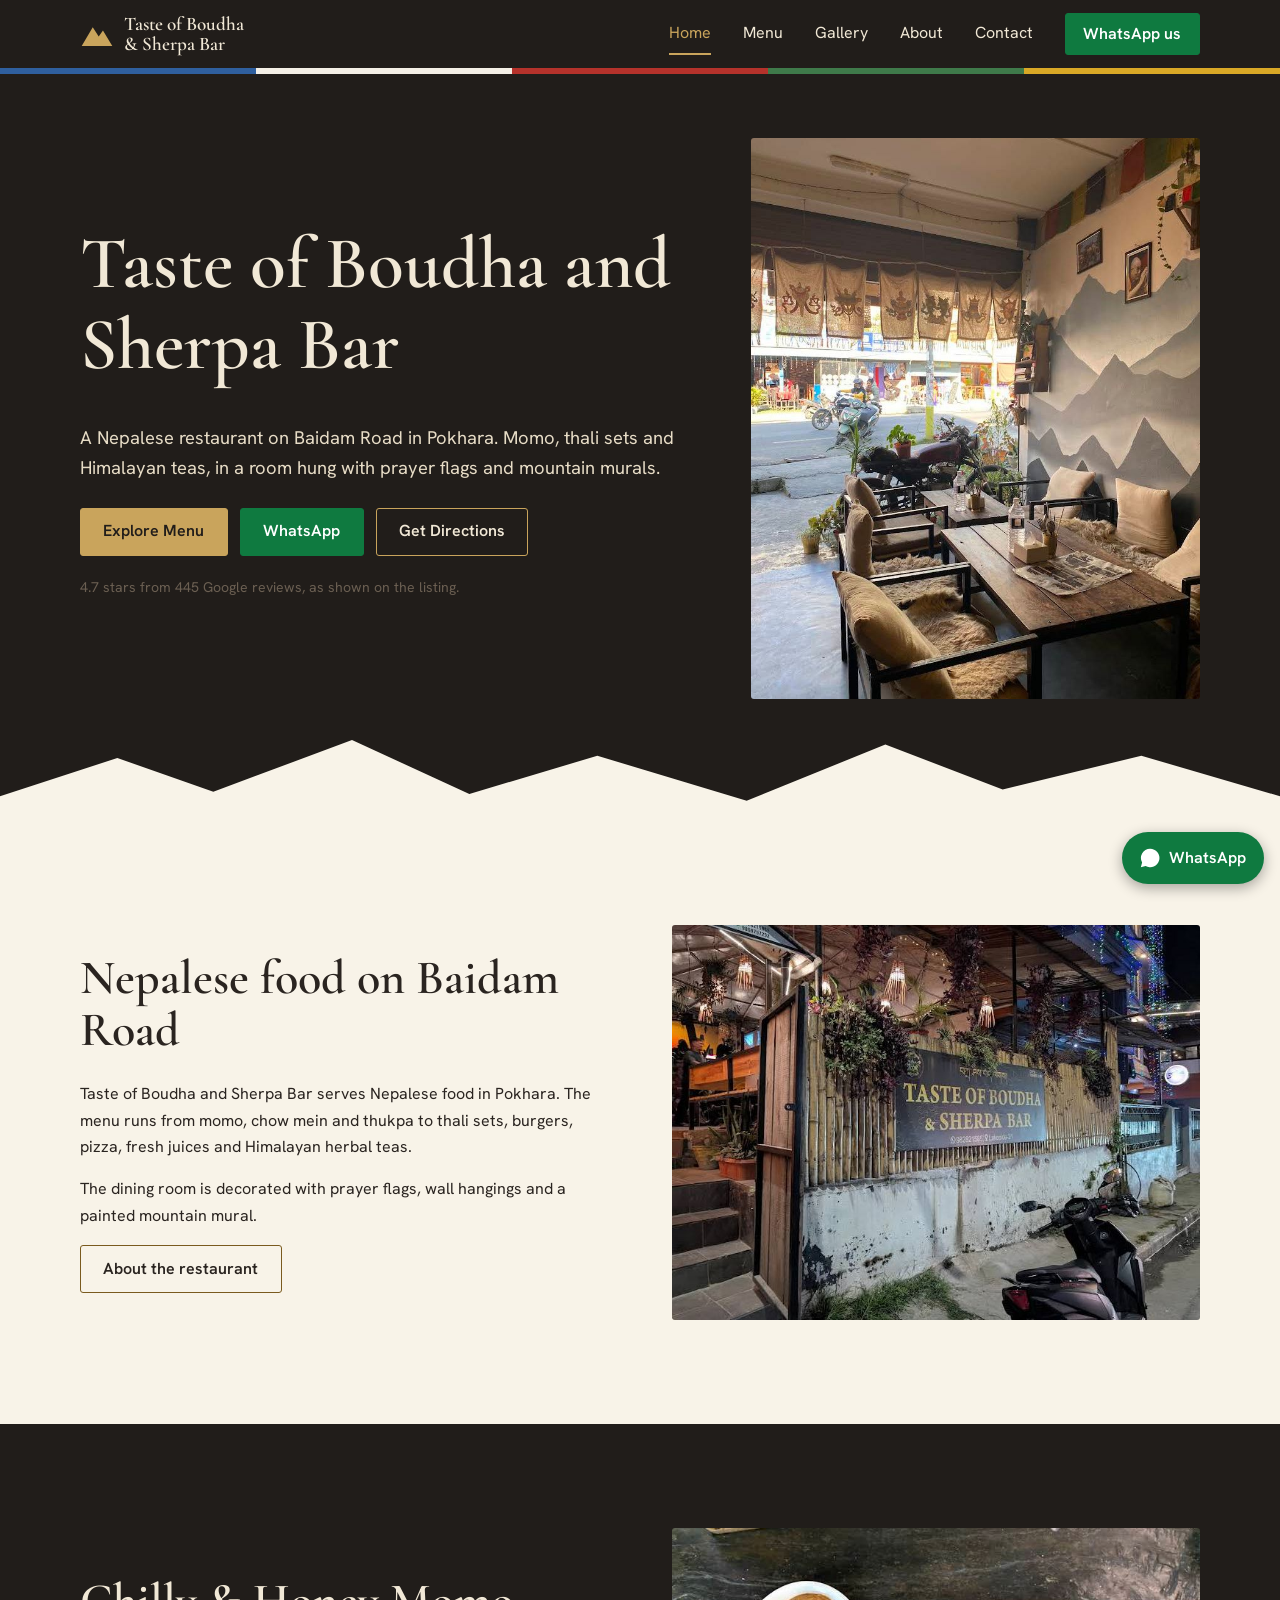
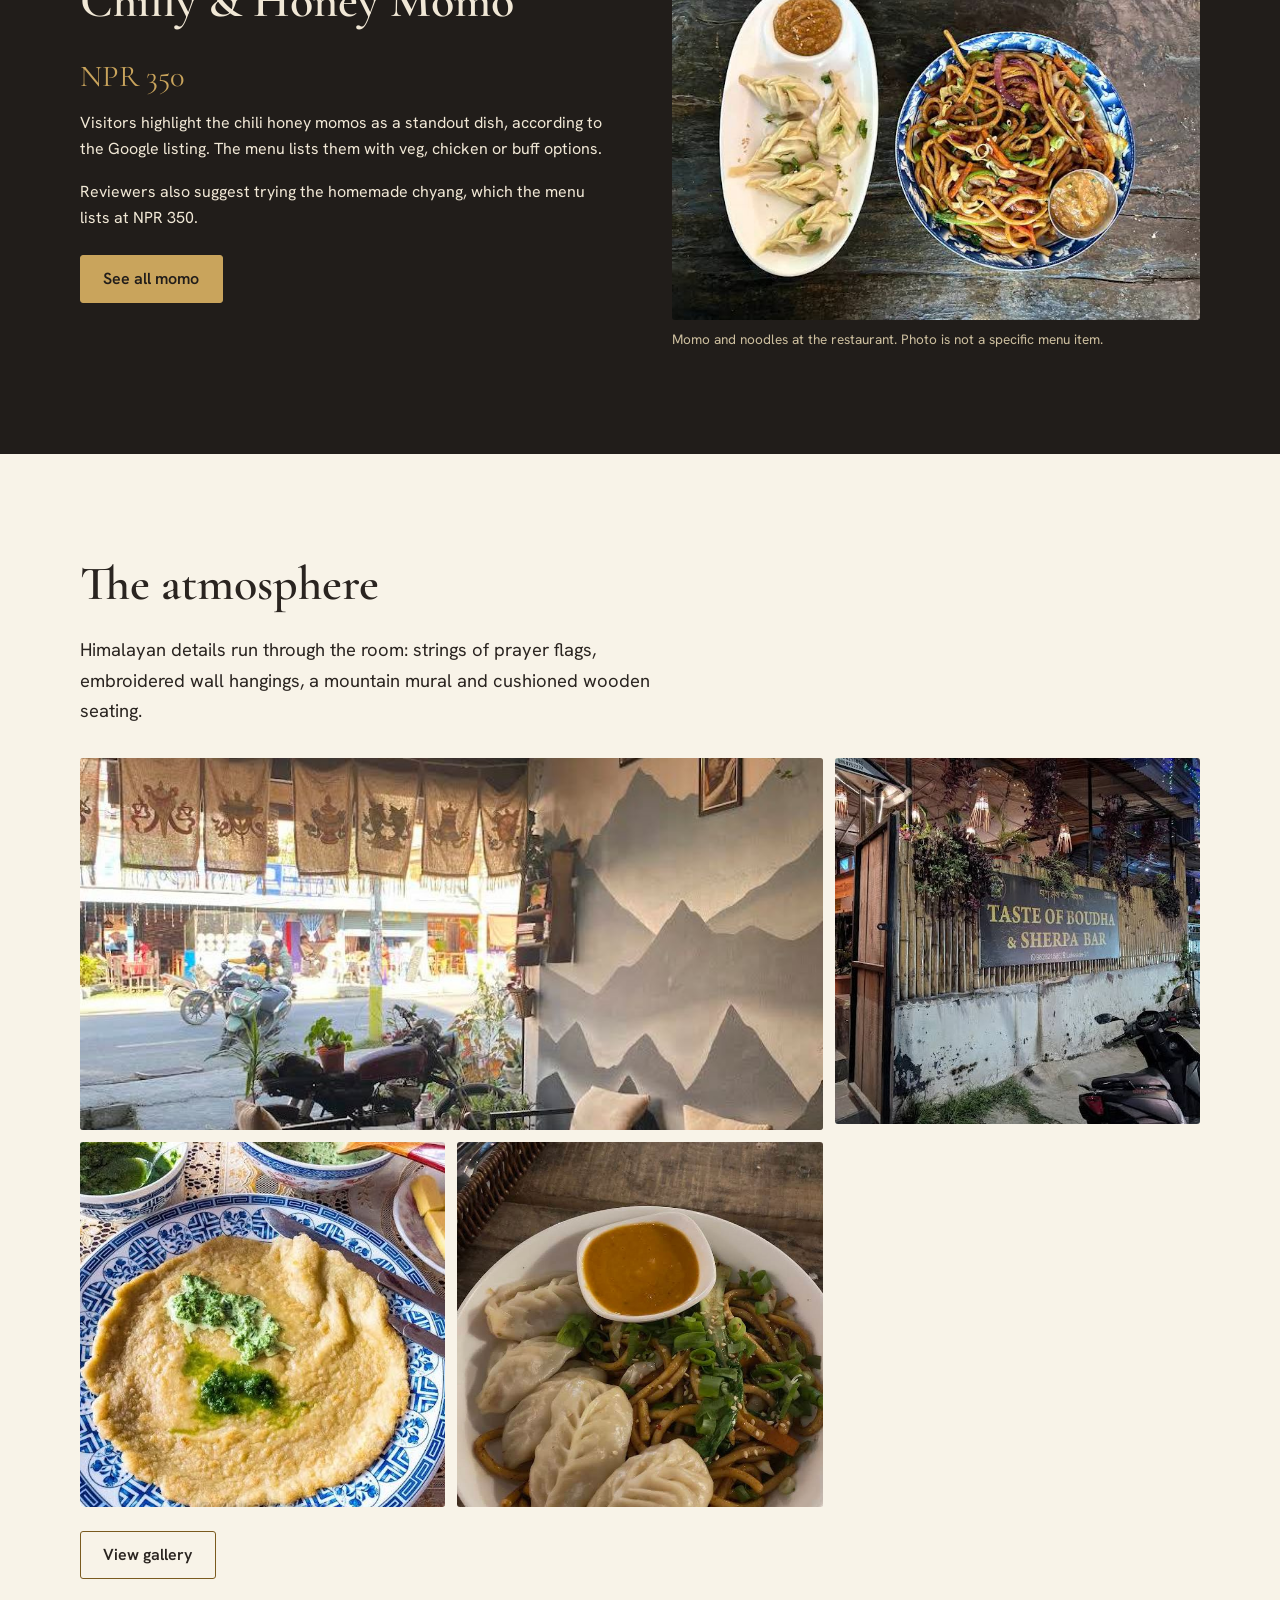
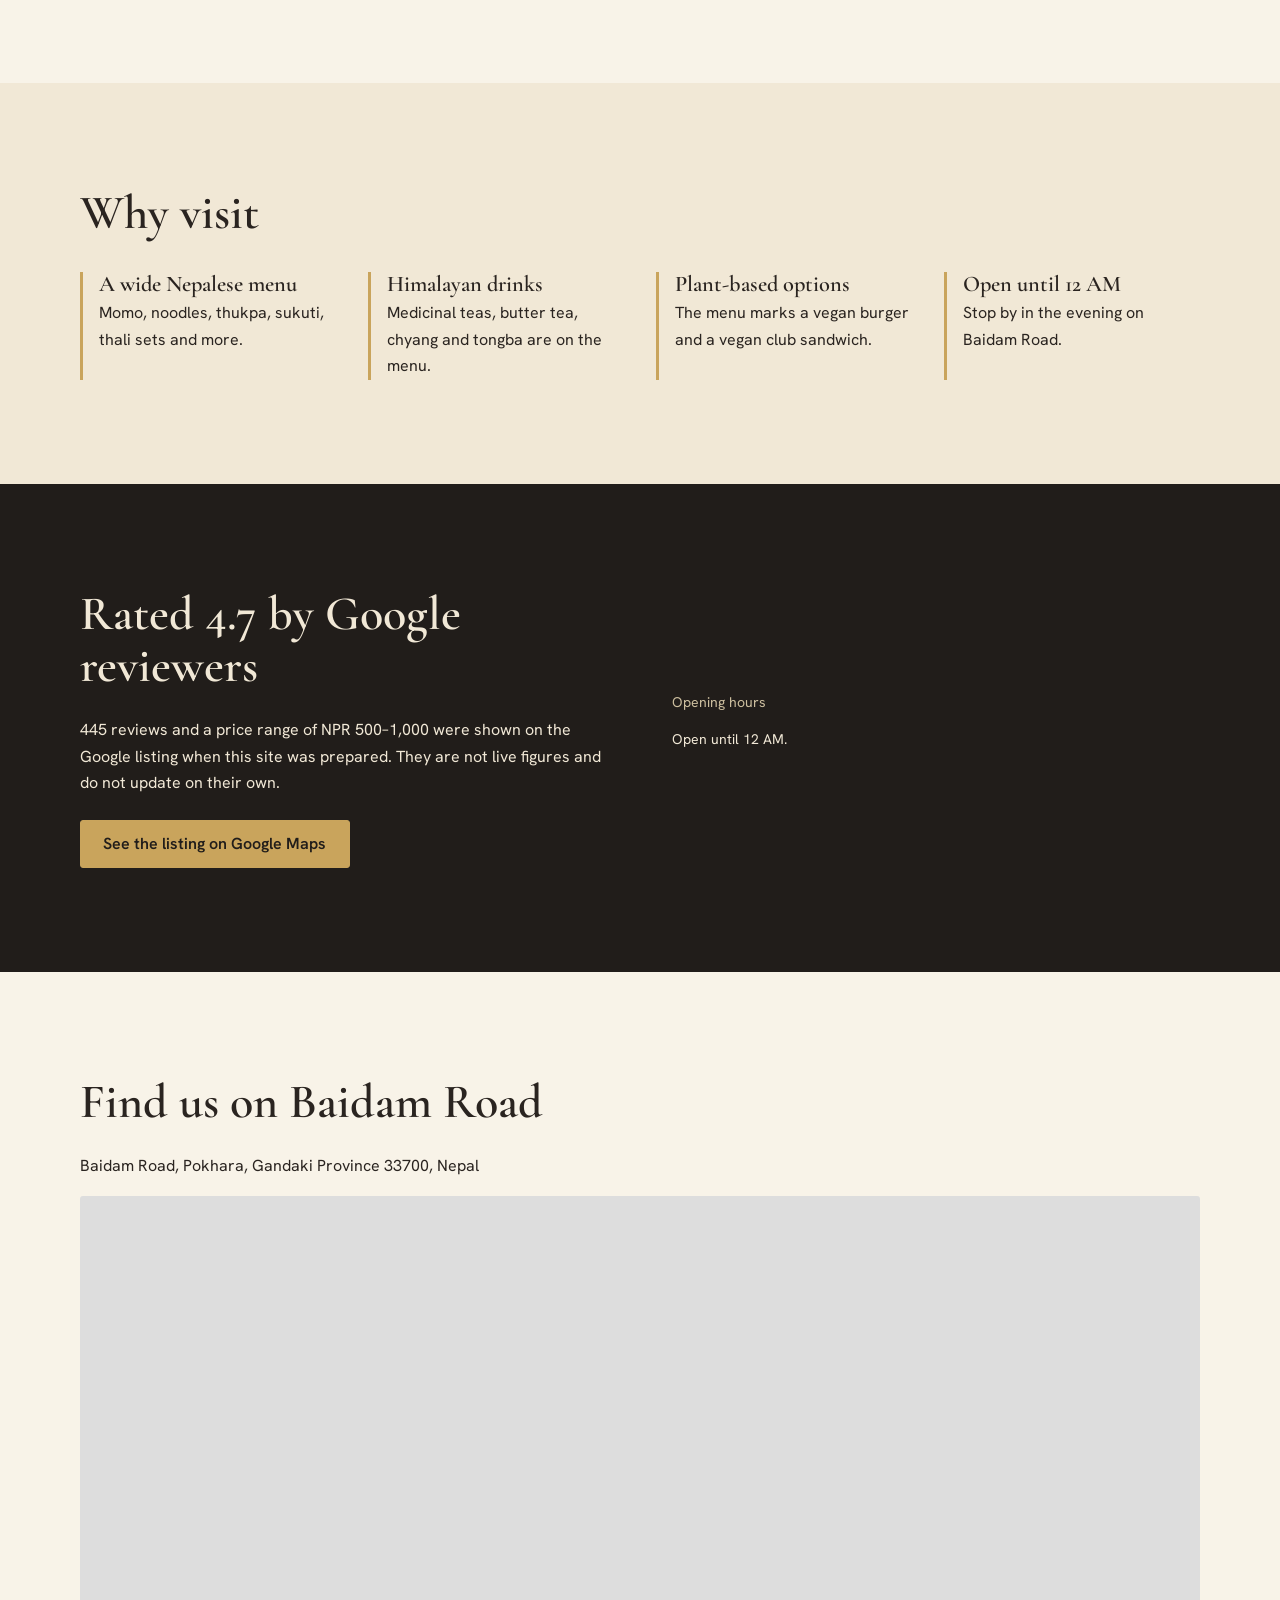
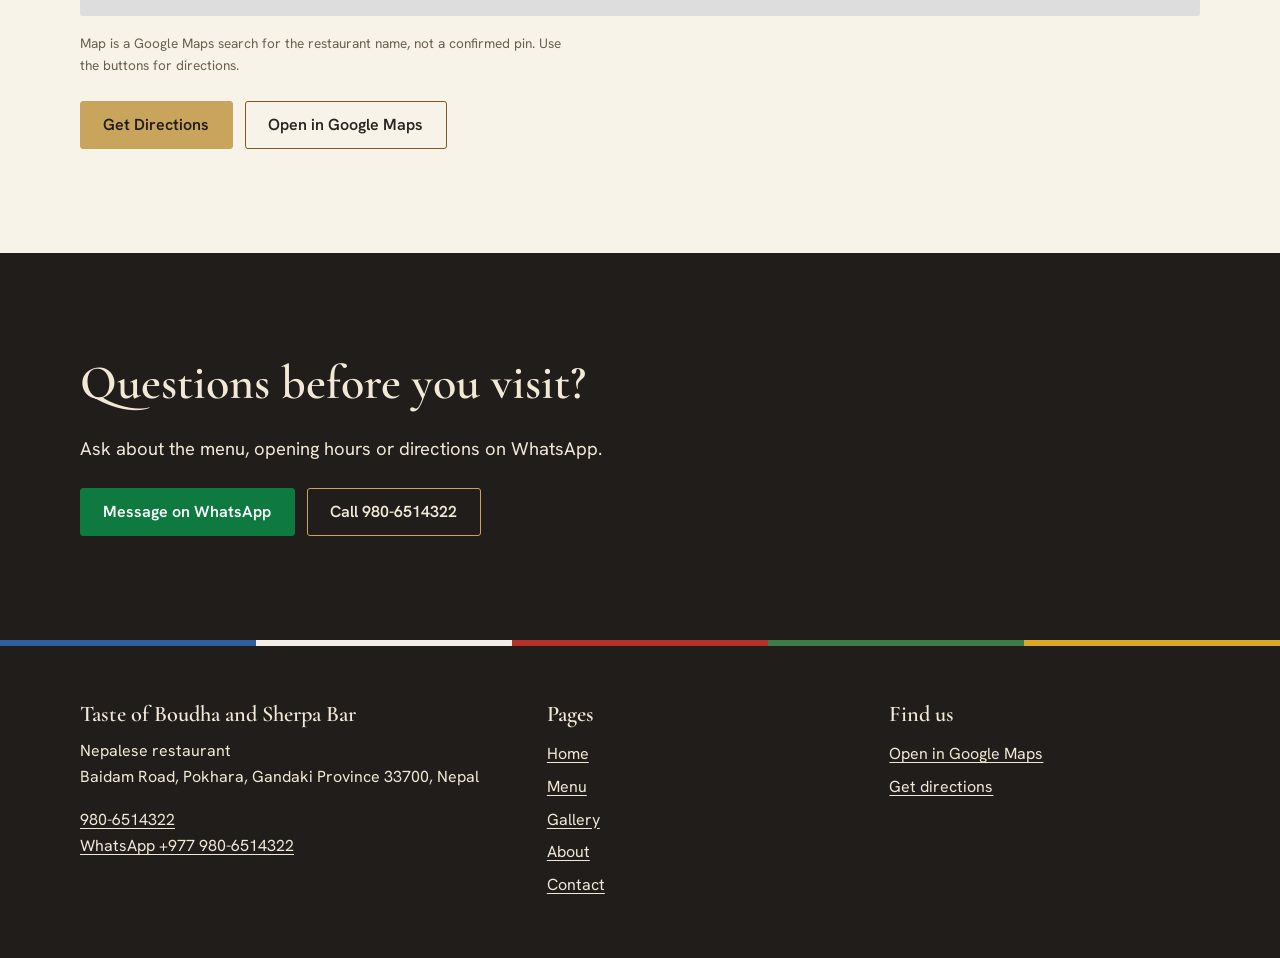
<file: index.html>
<!DOCTYPE html>
<html lang="en">
<head>
<meta charset="utf-8">
<meta name="viewport" content="width=device-width, initial-scale=1">
<title>Taste of Boudha and Sherpa Bar | Nepalese Restaurant in Pokhara, Baidam Road</title>
<meta name="description" content="Nepalese restaurant on Baidam Road, Pokhara. Momo, thali, Himalayan teas and a room of prayer flags and mountain murals. Menu, photos, directions and WhatsApp.">
<meta property="og:title" content="Taste of Boudha and Sherpa Bar | Nepalese Restaurant in Pokhara, Baidam Road">
<meta property="og:description" content="Nepalese restaurant on Baidam Road, Pokhara. Momo, thali, Himalayan teas and a room of prayer flags and mountain murals. Menu, photos, directions and WhatsApp.">
<meta property="og:type" content="website">
<meta property="og:locale" content="en">
<meta name="theme-color" content="#211d1a">
<link rel="icon" href="data:image/svg+xml,%3Csvg xmlns='http://www.w3.org/2000/svg' viewBox='0 0 40 40'%3E%3Crect width='40' height='40' fill='%23211d1a'/%3E%3Cpath d='M4 33l11-19 7 11 5-8 9 16z' fill='%23c9a45c'/%3E%3C/svg%3E">
<link rel="preconnect" href="https://fonts.googleapis.com">
<link rel="preconnect" href="https://fonts.gstatic.com" crossorigin>
<link rel="stylesheet" href="https://fonts.googleapis.com/css2?family=Cormorant+Garamond:wght@600;700&family=Hanken+Grotesk:wght@400;600&display=swap">
<link rel="stylesheet" href="css/style.css">
<link rel="stylesheet" href="css/responsive.css">
<script>document.documentElement.className='js'</script>
<script type="application/ld+json">
{
 "@context": "https://schema.org",
 "@type": "Restaurant",
 "name": "Taste of Boudha and Sherpa Bar",
 "servesCuisine": "Nepalese",
 "telephone": "+977-980-6514322",
 "hasMap": "https://www.google.com/maps/search/?api=1&query=Taste+of+Boudha+and+Sherpa+Bar+Pokhara",
 "address": {
  "@type": "PostalAddress",
  "streetAddress": "Baidam Road",
  "addressLocality": "Pokhara",
  "addressRegion": "Gandaki Province",
  "postalCode": "33700",
  "addressCountry": "NP"
 }
}
</script>
</head>
<body>
<a class="skip" href="#main">Skip to content</a>
<header class="hd"><div class="wrap">
<a class="brand" href="index.html" aria-label="Taste of Boudha and Sherpa Bar, home"><svg viewBox="0 0 40 40" aria-hidden="true"><path d="M2 34L15 12l7 11 5-7 11 18z" fill="#c9a45c"/></svg><span>Taste of Boudha<br>&amp; Sherpa Bar</span></a>
<button class="burger" aria-expanded="false" aria-controls="nav" aria-label="Open menu"><span></span><span></span><span></span></button>
<nav class="nav" id="nav" aria-label="Main">
<a class="l" href="index.html" aria-current="page">Home</a><a class="l" href="menu.html">Menu</a><a class="l" href="gallery.html">Gallery</a><a class="l" href="about.html">About</a><a class="l" href="contact.html">Contact</a><a class="btn btn-wa" href="https://wa.me/9779806514322?text=Hello%21%20I%20found%20your%20website%20and%20have%20a%20question%20about%20Taste%20of%20Boudha%20and%20Sherpa%20Bar." target="_blank" rel="noopener">WhatsApp us</a>
</nav></div></header>
<div class="flags" aria-hidden="true"></div>
<main id="main">
<section class="hero"><div class="wrap hero-grid"><div>
<h1>Taste of Boudha and Sherpa Bar</h1>
<p class="lead">A Nepalese restaurant on Baidam Road in Pokhara. Momo, thali sets and Himalayan teas, in a room hung with prayer flags and mountain murals.</p>
<div class="acts"><a class="btn btn-gold" href="menu.html">Explore Menu</a><a class="btn btn-wa" href="https://wa.me/9779806514322?text=Hello%21%20I%20found%20your%20website%20and%20have%20a%20question%20about%20Taste%20of%20Boudha%20and%20Sherpa%20Bar." target="_blank" rel="noopener">WhatsApp</a><a class="btn btn-line" href="https://www.google.com/maps/dir/?api=1&destination=Taste+of+Boudha+and+Sherpa+Bar+Pokhara" target="_blank" rel="noopener">Get Directions</a></div>
<p class="note" style="margin-top:1.25rem">4.7 stars from 445 Google reviews, as shown on the listing.</p></div>
<div class="hero-ph"><img src="images/restaurant/interior.jpg" width="718" height="962" alt="Painted mountain mural, prayer flags and wooden tables inside the restaurant" fetchpriority="high"></div></div><svg class="ridge" viewBox="0 0 1200 80" preserveAspectRatio="none" aria-hidden="true"><path fill="currentColor" d="M0 80V58L110 24l90 30L330 8l110 48L560 22l140 40L830 12l110 40 130-30 130 36v-6V80z"/></svg></section>

<section class="sec"><div class="wrap grid2">
<div class="reveal"><h2>Nepalese food on Baidam Road</h2>
<p>Taste of Boudha and Sherpa Bar serves Nepalese food in Pokhara. The menu runs from momo, chow mein and thukpa to thali sets, burgers, pizza, fresh juices and Himalayan herbal teas.</p>
<p>The dining room is decorated with prayer flags, wall hangings and a painted mountain mural.</p>
<a class="btn btn-line" style="color:var(--ink);border-color:var(--gold-d)" href="about.html">About the restaurant</a></div>
<figure class="frame reveal" style="margin:0"><img src="images/restaurant/storefront.jpg" width="718" height="537" alt="Storefront sign of Taste of Boudha and Sherpa Bar with hanging plants at night" loading="lazy"></figure></div></section>

<section class="sec dark"><div class="wrap grid2 rev">
<figure class="frame reveal" style="margin:0"><img src="images/food/momo-noodles.jpg" width="719" height="534" alt="Steamed momo with dipping sauce beside a bowl of stir-fried noodles" loading="lazy"><figcaption class="cap">Momo and noodles at the restaurant. Photo is not a specific menu item.</figcaption></figure>
<div class="reveal"><h2>Chilly &amp; Honey Momo</h2>
<p class="price">NPR 350</p>
<p>Visitors highlight the chili honey momos as a standout dish, according to the Google listing. The menu lists them with veg, chicken or buff options.</p>
<p>Reviewers also suggest trying the homemade chyang, which the menu lists at NPR 350.</p>
<div class="acts"><a class="btn btn-gold" href="menu.html#momo">See all momo</a></div></div></div></section>

<section class="sec"><div class="wrap">
<h2>The atmosphere</h2>
<p class="lead">Himalayan details run through the room: strings of prayer flags, embroidered wall hangings, a mountain mural and cushioned wooden seating.</p>
<div class="gg" style="margin:2rem 0 0">
<a class="g-item wide" href="gallery.html" aria-label="See the gallery"><img src="images/restaurant/interior.jpg" width="718" height="962" alt="Prayer flags and mountain mural inside the restaurant" loading="lazy" style="object-position:50% 40%"></a>
<a class="g-item" href="gallery.html" aria-label="See the gallery"><img src="images/restaurant/storefront.jpg" width="718" height="537" alt="Restaurant entrance with bamboo fence and sign" loading="lazy"></a>
<a class="g-item" href="gallery.html" aria-label="See the gallery"><img src="images/food/flatbread.jpg" width="718" height="525" alt="Flatbread topped with green herb sauce" loading="lazy"></a>
<a class="g-item" href="gallery.html" aria-label="See the gallery"><img src="images/food/momo-bowl.jpg" width="710" height="1046" alt="Steamed momo and noodles in a white bowl" loading="lazy"></a></div>
<div class="acts"><a class="btn btn-line" style="color:var(--ink);border-color:var(--gold-d)" href="gallery.html">View gallery</a></div></div></section>

<section class="sec cream"><div class="wrap"><h2>Why visit</h2>
<ul class="why">
<li class="reveal"><h3>A wide Nepalese menu</h3><p>Momo, noodles, thukpa, sukuti, thali sets and more.</p></li>
<li class="reveal"><h3>Himalayan drinks</h3><p>Medicinal teas, butter tea, chyang and tongba are on the menu.</p></li>
<li class="reveal"><h3>Plant-based options</h3><p>The menu marks a vegan burger and a vegan club sandwich.</p></li>
<li class="reveal"><h3>Open until 12 AM</h3><p>Stop by in the evening on Baidam Road.</p></li></ul></div></section>

<section class="sec dark"><div class="wrap grid2"><div>
<h2>Rated 4.7 by Google reviewers</h2>
<p>445 reviews and a price range of NPR 500–1,000 were shown on the Google listing when this site was prepared. They are not live figures and do not update on their own.</p>
<div class="acts"><a class="btn btn-gold" href="https://www.google.com/maps/search/?api=1&query=Taste+of+Boudha+and+Sherpa+Bar+Pokhara" target="_blank" rel="noopener">See the listing on Google Maps</a></div></div>
<div class="note" style="max-width:none"><p>Opening hours</p><p style="color:var(--cream)">Open until 12 AM.</p></div></div></section>

<section class="sec"><div class="wrap"><h2>Find us on Baidam Road</h2>
<p>Baidam Road, Pokhara, Gandaki Province 33700, Nepal</p><iframe class="map" src="https://www.google.com/maps?q=Taste+of+Boudha+and+Sherpa+Bar+Pokhara&output=embed" title="Map showing Taste of Boudha and Sherpa Bar, Pokhara" loading="lazy" referrerpolicy="no-referrer-when-downgrade"></iframe><p class="cap">Map is a Google Maps search for the restaurant name, not a confirmed pin. Use the buttons for directions.</p>
<div class="acts"><a class="btn btn-gold" href="https://www.google.com/maps/dir/?api=1&destination=Taste+of+Boudha+and+Sherpa+Bar+Pokhara" target="_blank" rel="noopener">Get Directions</a><a class="btn btn-line" style="color:var(--ink);border-color:var(--gold-d)" href="https://www.google.com/maps/search/?api=1&query=Taste+of+Boudha+and+Sherpa+Bar+Pokhara" target="_blank" rel="noopener">Open in Google Maps</a></div></div></section>

<section class="sec dark"><div class="wrap"><h2>Questions before you visit?</h2>
<p class="lead">Ask about the menu, opening hours or directions on WhatsApp.</p>
<div class="acts"><a class="btn btn-wa" href="https://wa.me/9779806514322?text=Hello%21%20I%20would%20like%20to%20ask%20about%20the%20menu%20and%20opening%20hours." target="_blank" rel="noopener">Message on WhatsApp</a><a class="btn btn-line" href="tel:+9779806514322">Call 980-6514322</a></div></div></section>
</main>
<footer class="ft"><div class="flags" aria-hidden="true" style="margin-top:-3.5rem;margin-bottom:3.5rem"></div><div class="wrap">
<div class="ft-grid">
<div><h2>Taste of Boudha and Sherpa Bar</h2><p>Nepalese restaurant<br>Baidam Road, Pokhara, Gandaki Province 33700, Nepal</p>
<p><a href="tel:+9779806514322">980-6514322</a><br><a href="https://wa.me/9779806514322?text=Hello%21%20I%20found%20your%20website%20and%20have%20a%20question%20about%20Taste%20of%20Boudha%20and%20Sherpa%20Bar." target="_blank" rel="noopener">WhatsApp +977 980-6514322</a></p></div>
<div><h2>Pages</h2><ul><li><a href="index.html">Home</a></li><li><a href="menu.html">Menu</a></li><li><a href="gallery.html">Gallery</a></li><li><a href="about.html">About</a></li><li><a href="contact.html">Contact</a></li></ul></div>
<div><h2>Find us</h2><ul><li><a href="https://www.google.com/maps/search/?api=1&query=Taste+of+Boudha+and+Sherpa+Bar+Pokhara" target="_blank" rel="noopener">Open in Google Maps</a></li><li><a href="https://www.google.com/maps/dir/?api=1&destination=Taste+of+Boudha+and+Sherpa+Bar+Pokhara" target="_blank" rel="noopener">Get directions</a></li></ul></div>
</div>
</div></footer>
<a class="wa-float" href="https://wa.me/9779806514322?text=Hello%21%20I%20found%20your%20website%20and%20have%20a%20question%20about%20Taste%20of%20Boudha%20and%20Sherpa%20Bar." target="_blank" rel="noopener" aria-label="Chat with us on WhatsApp"><svg viewBox="0 0 24 24" aria-hidden="true"><path d="M12 2a10 10 0 0 0-8.6 15L2 22l5.2-1.4A10 10 0 1 0 12 2z"/></svg>WhatsApp</a>
<button class="to-top" aria-label="Back to top">&uarr;</button>
<script src="js/main.js"></script>
</body>
</html>
</file>
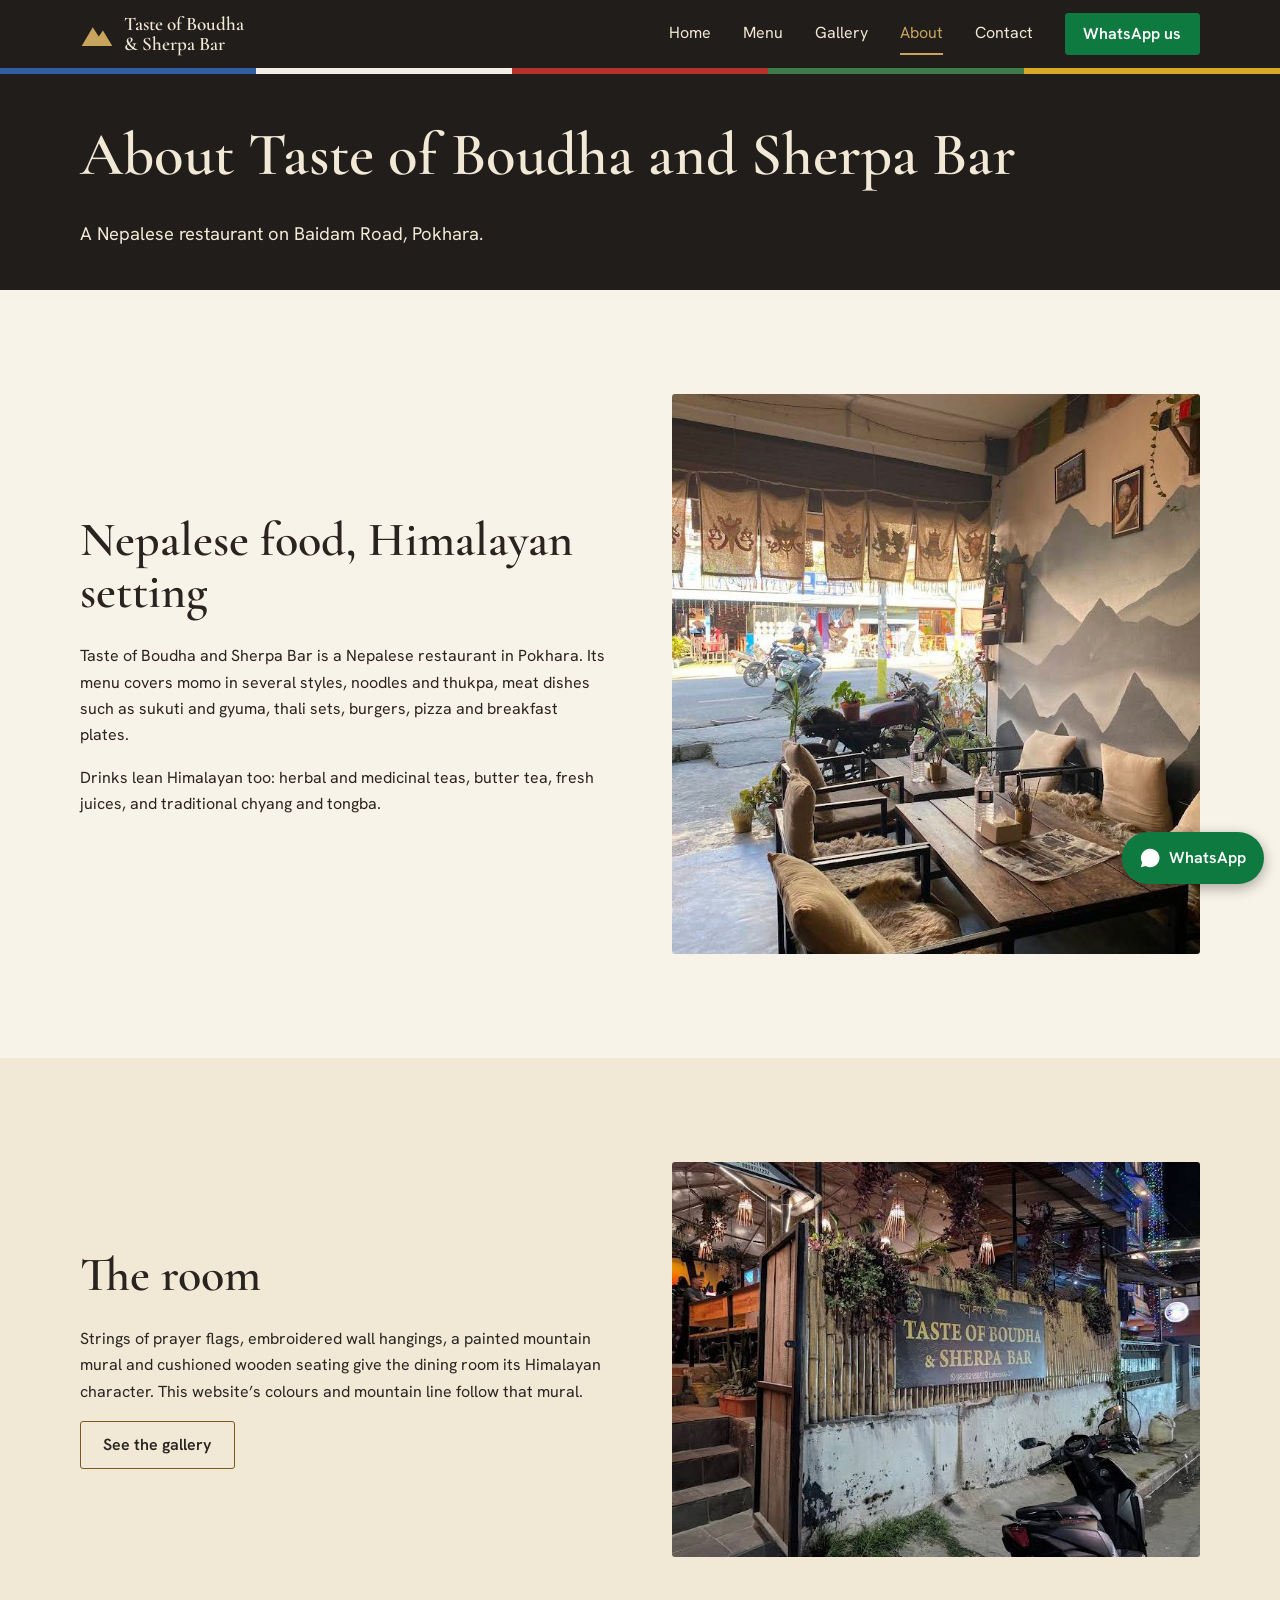
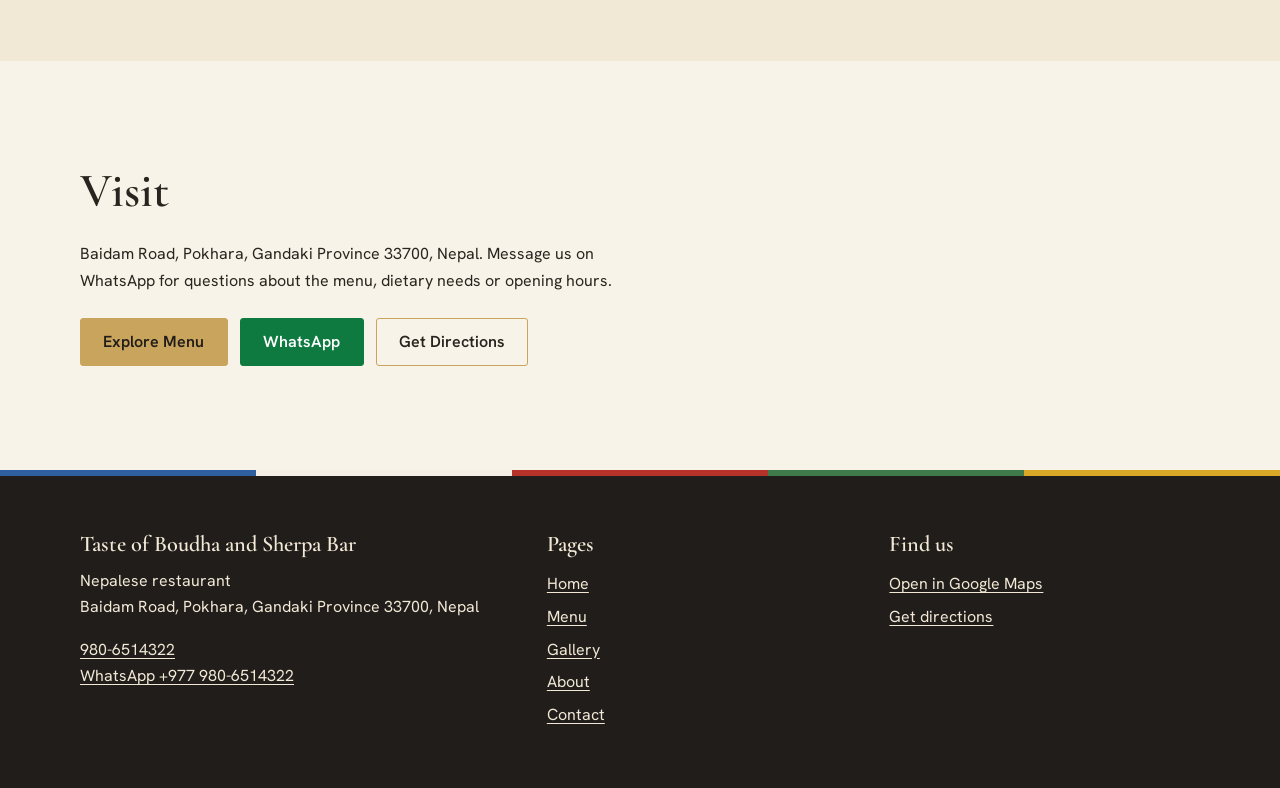
<file: about.html>
<!DOCTYPE html>
<html lang="en">
<head>
<meta charset="utf-8">
<meta name="viewport" content="width=device-width, initial-scale=1">
<title>About | Taste of Boudha and Sherpa Bar, Nepalese Restaurant in Pokhara</title>
<meta name="description" content="About Taste of Boudha and Sherpa Bar, a Nepalese restaurant on Baidam Road in Pokhara with a Himalayan-inspired dining room and a wide menu of Nepalese food.">
<meta property="og:title" content="About | Taste of Boudha and Sherpa Bar, Nepalese Restaurant in Pokhara">
<meta property="og:description" content="About Taste of Boudha and Sherpa Bar, a Nepalese restaurant on Baidam Road in Pokhara with a Himalayan-inspired dining room and a wide menu of Nepalese food.">
<meta property="og:type" content="website">
<meta property="og:locale" content="en">
<meta name="theme-color" content="#211d1a">
<link rel="icon" href="data:image/svg+xml,%3Csvg xmlns='http://www.w3.org/2000/svg' viewBox='0 0 40 40'%3E%3Crect width='40' height='40' fill='%23211d1a'/%3E%3Cpath d='M4 33l11-19 7 11 5-8 9 16z' fill='%23c9a45c'/%3E%3C/svg%3E">
<link rel="preconnect" href="https://fonts.googleapis.com">
<link rel="preconnect" href="https://fonts.gstatic.com" crossorigin>
<link rel="stylesheet" href="https://fonts.googleapis.com/css2?family=Cormorant+Garamond:wght@600;700&family=Hanken+Grotesk:wght@400;600&display=swap">
<link rel="stylesheet" href="css/style.css">
<link rel="stylesheet" href="css/responsive.css">
<script>document.documentElement.className='js'</script>
</head>
<body>
<a class="skip" href="#main">Skip to content</a>
<header class="hd"><div class="wrap">
<a class="brand" href="index.html" aria-label="Taste of Boudha and Sherpa Bar, home"><svg viewBox="0 0 40 40" aria-hidden="true"><path d="M2 34L15 12l7 11 5-7 11 18z" fill="#c9a45c"/></svg><span>Taste of Boudha<br>&amp; Sherpa Bar</span></a>
<button class="burger" aria-expanded="false" aria-controls="nav" aria-label="Open menu"><span></span><span></span><span></span></button>
<nav class="nav" id="nav" aria-label="Main">
<a class="l" href="index.html">Home</a><a class="l" href="menu.html">Menu</a><a class="l" href="gallery.html">Gallery</a><a class="l" href="about.html" aria-current="page">About</a><a class="l" href="contact.html">Contact</a><a class="btn btn-wa" href="https://wa.me/9779806514322?text=Hello%21%20I%20found%20your%20website%20and%20have%20a%20question%20about%20Taste%20of%20Boudha%20and%20Sherpa%20Bar." target="_blank" rel="noopener">WhatsApp us</a>
</nav></div></header>
<div class="flags" aria-hidden="true"></div>
<main id="main">
<section class="phead"><div class="wrap"><h1>About Taste of Boudha and Sherpa Bar</h1><p class="lead" style="margin:0">A Nepalese restaurant on Baidam Road, Pokhara.</p></div></section>
<section class="sec"><div class="wrap grid2"><div><h2>Nepalese food, Himalayan setting</h2>
<p>Taste of Boudha and Sherpa Bar is a Nepalese restaurant in Pokhara. Its menu covers momo in several styles, noodles and thukpa, meat dishes such as sukuti and gyuma, thali sets, burgers, pizza and breakfast plates.</p>
<p>Drinks lean Himalayan too: herbal and medicinal teas, butter tea, fresh juices, and traditional chyang and tongba.</p></div>
<figure class="frame" style="margin:0"><img src="images/restaurant/interior.jpg" width="718" height="962" alt="Mountain mural and prayer flags inside the restaurant" loading="lazy" style="max-height:560px"></figure></div></section>
<section class="sec cream"><div class="wrap grid2 rev"><figure class="frame" style="margin:0"><img src="images/restaurant/storefront.jpg" width="718" height="537" alt="Restaurant entrance with bamboo fence and sign" loading="lazy"></figure>
<div><h2>The room</h2><p>Strings of prayer flags, embroidered wall hangings, a painted mountain mural and cushioned wooden seating give the dining room its Himalayan character. This website’s colours and mountain line follow that mural.</p>
<a class="btn btn-line" style="color:var(--ink);border-color:var(--gold-d)" href="gallery.html">See the gallery</a></div></div></section>
<section class="sec"><div class="wrap"><h2>Visit</h2><p>Baidam Road, Pokhara, Gandaki Province 33700, Nepal. Message us on WhatsApp for questions about the menu, dietary needs or opening hours.</p>
<div class="acts"><a class="btn btn-gold" href="menu.html">Explore Menu</a><a class="btn btn-wa" href="https://wa.me/9779806514322?text=Hello%21%20I%20found%20your%20website%20and%20have%20a%20question%20about%20Taste%20of%20Boudha%20and%20Sherpa%20Bar." target="_blank" rel="noopener">WhatsApp</a><a class="btn btn-line" href="https://www.google.com/maps/dir/?api=1&destination=Taste+of+Boudha+and+Sherpa+Bar+Pokhara" target="_blank" rel="noopener">Get Directions</a></div></div></section>
</main>
<footer class="ft"><div class="flags" aria-hidden="true" style="margin-top:-3.5rem;margin-bottom:3.5rem"></div><div class="wrap">
<div class="ft-grid">
<div><h2>Taste of Boudha and Sherpa Bar</h2><p>Nepalese restaurant<br>Baidam Road, Pokhara, Gandaki Province 33700, Nepal</p>
<p><a href="tel:+9779806514322">980-6514322</a><br><a href="https://wa.me/9779806514322?text=Hello%21%20I%20found%20your%20website%20and%20have%20a%20question%20about%20Taste%20of%20Boudha%20and%20Sherpa%20Bar." target="_blank" rel="noopener">WhatsApp +977 980-6514322</a></p></div>
<div><h2>Pages</h2><ul><li><a href="index.html">Home</a></li><li><a href="menu.html">Menu</a></li><li><a href="gallery.html">Gallery</a></li><li><a href="about.html">About</a></li><li><a href="contact.html">Contact</a></li></ul></div>
<div><h2>Find us</h2><ul><li><a href="https://www.google.com/maps/search/?api=1&query=Taste+of+Boudha+and+Sherpa+Bar+Pokhara" target="_blank" rel="noopener">Open in Google Maps</a></li><li><a href="https://www.google.com/maps/dir/?api=1&destination=Taste+of+Boudha+and+Sherpa+Bar+Pokhara" target="_blank" rel="noopener">Get directions</a></li></ul></div>
</div>
</div></footer>
<a class="wa-float" href="https://wa.me/9779806514322?text=Hello%21%20I%20found%20your%20website%20and%20have%20a%20question%20about%20Taste%20of%20Boudha%20and%20Sherpa%20Bar." target="_blank" rel="noopener" aria-label="Chat with us on WhatsApp"><svg viewBox="0 0 24 24" aria-hidden="true"><path d="M12 2a10 10 0 0 0-8.6 15L2 22l5.2-1.4A10 10 0 1 0 12 2z"/></svg>WhatsApp</a>
<button class="to-top" aria-label="Back to top">&uarr;</button>
<script src="js/main.js"></script>
</body>
</html>
</file>
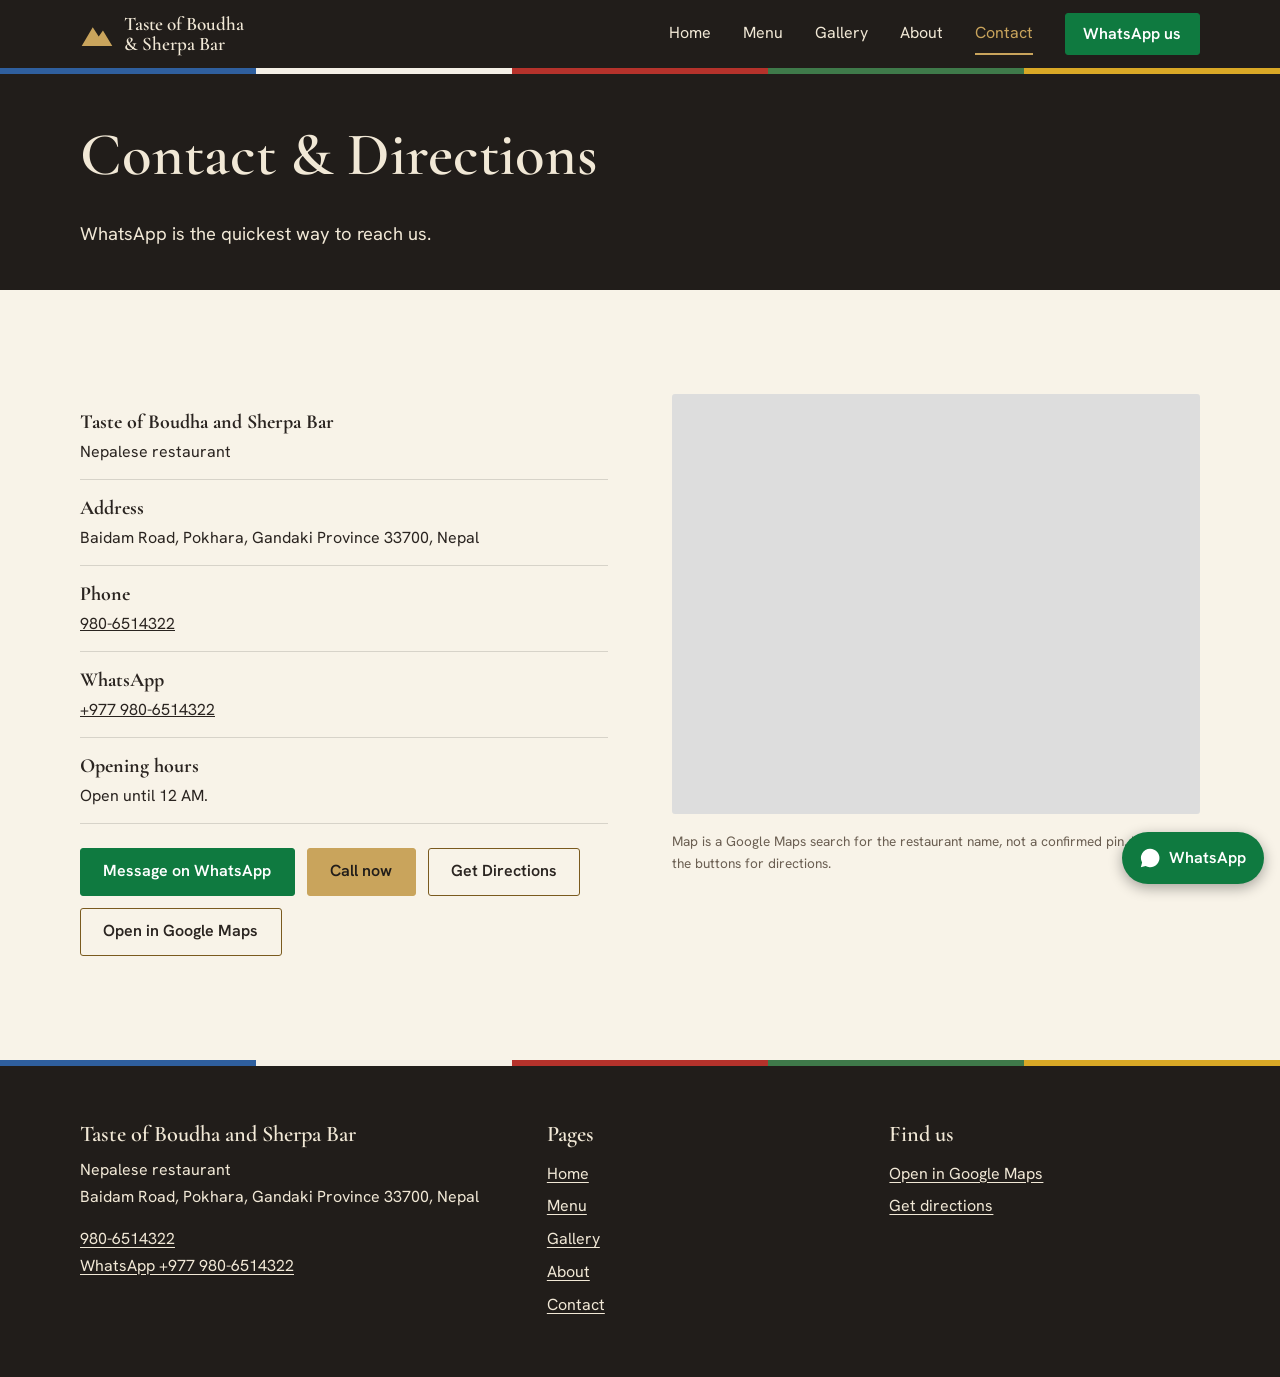
<file: contact.html>
<!DOCTYPE html>
<html lang="en">
<head>
<meta charset="utf-8">
<meta name="viewport" content="width=device-width, initial-scale=1">
<title>Contact & Directions | Taste of Boudha and Sherpa Bar, Baidam Road, Pokhara</title>
<meta name="description" content="Contact Taste of Boudha and Sherpa Bar on Baidam Road, Pokhara: phone 980-6514322, WhatsApp, map, directions and opening-hours information.">
<meta property="og:title" content="Contact & Directions | Taste of Boudha and Sherpa Bar, Baidam Road, Pokhara">
<meta property="og:description" content="Contact Taste of Boudha and Sherpa Bar on Baidam Road, Pokhara: phone 980-6514322, WhatsApp, map, directions and opening-hours information.">
<meta property="og:type" content="website">
<meta property="og:locale" content="en">
<meta name="theme-color" content="#211d1a">
<link rel="icon" href="data:image/svg+xml,%3Csvg xmlns='http://www.w3.org/2000/svg' viewBox='0 0 40 40'%3E%3Crect width='40' height='40' fill='%23211d1a'/%3E%3Cpath d='M4 33l11-19 7 11 5-8 9 16z' fill='%23c9a45c'/%3E%3C/svg%3E">
<link rel="preconnect" href="https://fonts.googleapis.com">
<link rel="preconnect" href="https://fonts.gstatic.com" crossorigin>
<link rel="stylesheet" href="https://fonts.googleapis.com/css2?family=Cormorant+Garamond:wght@600;700&family=Hanken+Grotesk:wght@400;600&display=swap">
<link rel="stylesheet" href="css/style.css">
<link rel="stylesheet" href="css/responsive.css">
<script>document.documentElement.className='js'</script>
<script type="application/ld+json">
{
 "@context": "https://schema.org",
 "@type": "Restaurant",
 "name": "Taste of Boudha and Sherpa Bar",
 "servesCuisine": "Nepalese",
 "telephone": "+977-980-6514322",
 "hasMap": "https://www.google.com/maps/search/?api=1&query=Taste+of+Boudha+and+Sherpa+Bar+Pokhara",
 "address": {
  "@type": "PostalAddress",
  "streetAddress": "Baidam Road",
  "addressLocality": "Pokhara",
  "addressRegion": "Gandaki Province",
  "postalCode": "33700",
  "addressCountry": "NP"
 }
}
</script>
</head>
<body>
<a class="skip" href="#main">Skip to content</a>
<header class="hd"><div class="wrap">
<a class="brand" href="index.html" aria-label="Taste of Boudha and Sherpa Bar, home"><svg viewBox="0 0 40 40" aria-hidden="true"><path d="M2 34L15 12l7 11 5-7 11 18z" fill="#c9a45c"/></svg><span>Taste of Boudha<br>&amp; Sherpa Bar</span></a>
<button class="burger" aria-expanded="false" aria-controls="nav" aria-label="Open menu"><span></span><span></span><span></span></button>
<nav class="nav" id="nav" aria-label="Main">
<a class="l" href="index.html">Home</a><a class="l" href="menu.html">Menu</a><a class="l" href="gallery.html">Gallery</a><a class="l" href="about.html">About</a><a class="l" href="contact.html" aria-current="page">Contact</a><a class="btn btn-wa" href="https://wa.me/9779806514322?text=Hello%21%20I%20found%20your%20website%20and%20have%20a%20question%20about%20Taste%20of%20Boudha%20and%20Sherpa%20Bar." target="_blank" rel="noopener">WhatsApp us</a>
</nav></div></header>
<div class="flags" aria-hidden="true"></div>
<main id="main">
<section class="phead"><div class="wrap"><h1>Contact &amp; Directions</h1><p class="lead" style="margin:0">WhatsApp is the quickest way to reach us.</p></div></section>
<section class="sec"><div class="wrap grid2" style="align-items:start"><div>
<ul class="info">
<li><strong>Taste of Boudha and Sherpa Bar</strong>Nepalese restaurant</li>
<li><strong>Address</strong>Baidam Road, Pokhara, Gandaki Province 33700, Nepal</li>
<li><strong>Phone</strong><a href="tel:+9779806514322">980-6514322</a></li>
<li><strong>WhatsApp</strong><a href="https://wa.me/9779806514322?text=Hello%21%20I%20found%20your%20website%20and%20have%20a%20question%20about%20Taste%20of%20Boudha%20and%20Sherpa%20Bar." target="_blank" rel="noopener">+977 980-6514322</a></li>
<li><strong>Opening hours</strong>Open until 12 AM.</li></ul>
<div class="acts"><a class="btn btn-wa" href="https://wa.me/9779806514322?text=Hello%21%20I%20found%20your%20website%20and%20have%20a%20question%20about%20Taste%20of%20Boudha%20and%20Sherpa%20Bar." target="_blank" rel="noopener">Message on WhatsApp</a><a class="btn btn-gold" href="tel:+9779806514322">Call now</a><a class="btn btn-line" style="color:var(--ink);border-color:var(--gold-d)" href="https://www.google.com/maps/dir/?api=1&destination=Taste+of+Boudha+and+Sherpa+Bar+Pokhara" target="_blank" rel="noopener">Get Directions</a><a class="btn btn-line" style="color:var(--ink);border-color:var(--gold-d)" href="https://www.google.com/maps/search/?api=1&query=Taste+of+Boudha+and+Sherpa+Bar+Pokhara" target="_blank" rel="noopener">Open in Google Maps</a></div></div>
<div><iframe class="map" src="https://www.google.com/maps?q=Taste+of+Boudha+and+Sherpa+Bar+Pokhara&output=embed" title="Map showing Taste of Boudha and Sherpa Bar, Pokhara" loading="lazy" referrerpolicy="no-referrer-when-downgrade"></iframe><p class="cap">Map is a Google Maps search for the restaurant name, not a confirmed pin. Use the buttons for directions.</p></div></div></section>
</main>
<footer class="ft"><div class="flags" aria-hidden="true" style="margin-top:-3.5rem;margin-bottom:3.5rem"></div><div class="wrap">
<div class="ft-grid">
<div><h2>Taste of Boudha and Sherpa Bar</h2><p>Nepalese restaurant<br>Baidam Road, Pokhara, Gandaki Province 33700, Nepal</p>
<p><a href="tel:+9779806514322">980-6514322</a><br><a href="https://wa.me/9779806514322?text=Hello%21%20I%20found%20your%20website%20and%20have%20a%20question%20about%20Taste%20of%20Boudha%20and%20Sherpa%20Bar." target="_blank" rel="noopener">WhatsApp +977 980-6514322</a></p></div>
<div><h2>Pages</h2><ul><li><a href="index.html">Home</a></li><li><a href="menu.html">Menu</a></li><li><a href="gallery.html">Gallery</a></li><li><a href="about.html">About</a></li><li><a href="contact.html">Contact</a></li></ul></div>
<div><h2>Find us</h2><ul><li><a href="https://www.google.com/maps/search/?api=1&query=Taste+of+Boudha+and+Sherpa+Bar+Pokhara" target="_blank" rel="noopener">Open in Google Maps</a></li><li><a href="https://www.google.com/maps/dir/?api=1&destination=Taste+of+Boudha+and+Sherpa+Bar+Pokhara" target="_blank" rel="noopener">Get directions</a></li></ul></div>
</div>
</div></footer>
<a class="wa-float" href="https://wa.me/9779806514322?text=Hello%21%20I%20found%20your%20website%20and%20have%20a%20question%20about%20Taste%20of%20Boudha%20and%20Sherpa%20Bar." target="_blank" rel="noopener" aria-label="Chat with us on WhatsApp"><svg viewBox="0 0 24 24" aria-hidden="true"><path d="M12 2a10 10 0 0 0-8.6 15L2 22l5.2-1.4A10 10 0 1 0 12 2z"/></svg>WhatsApp</a>
<button class="to-top" aria-label="Back to top">&uarr;</button>
<script src="js/main.js"></script>
</body>
</html>
</file>
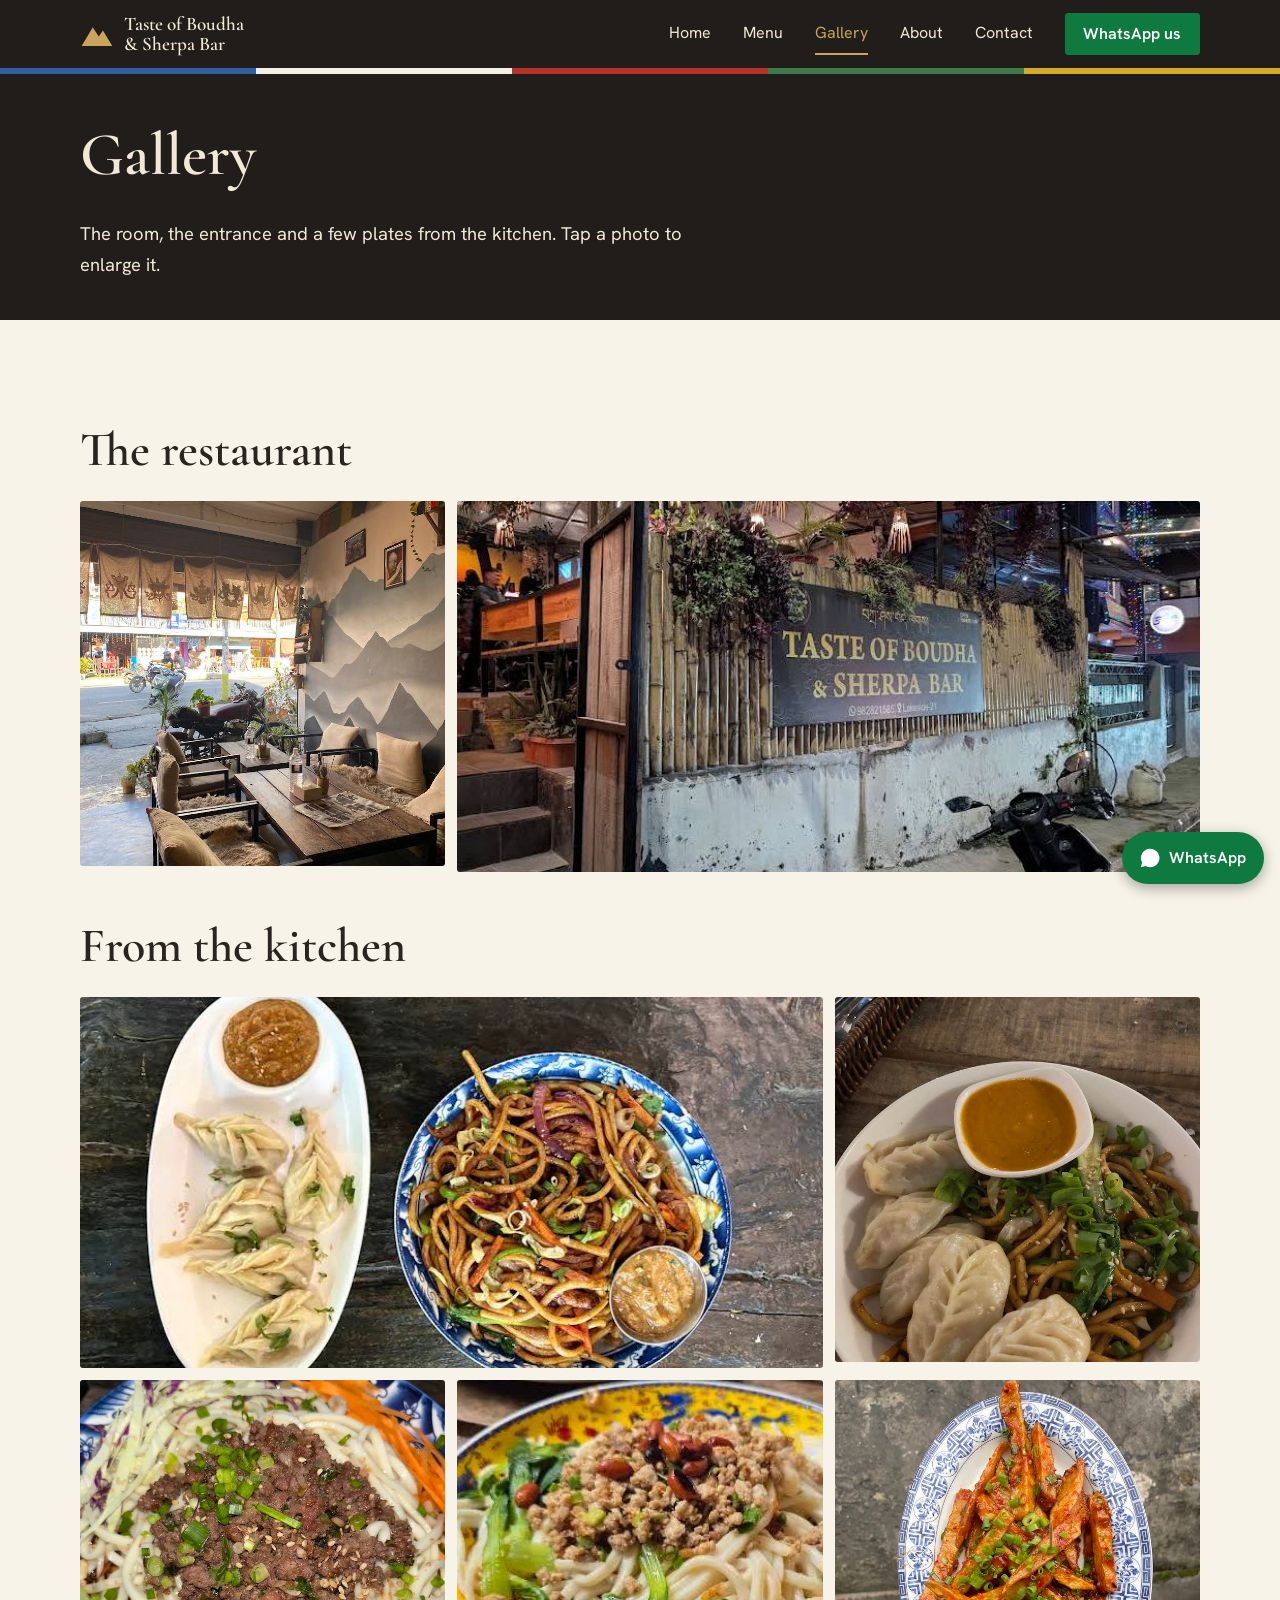
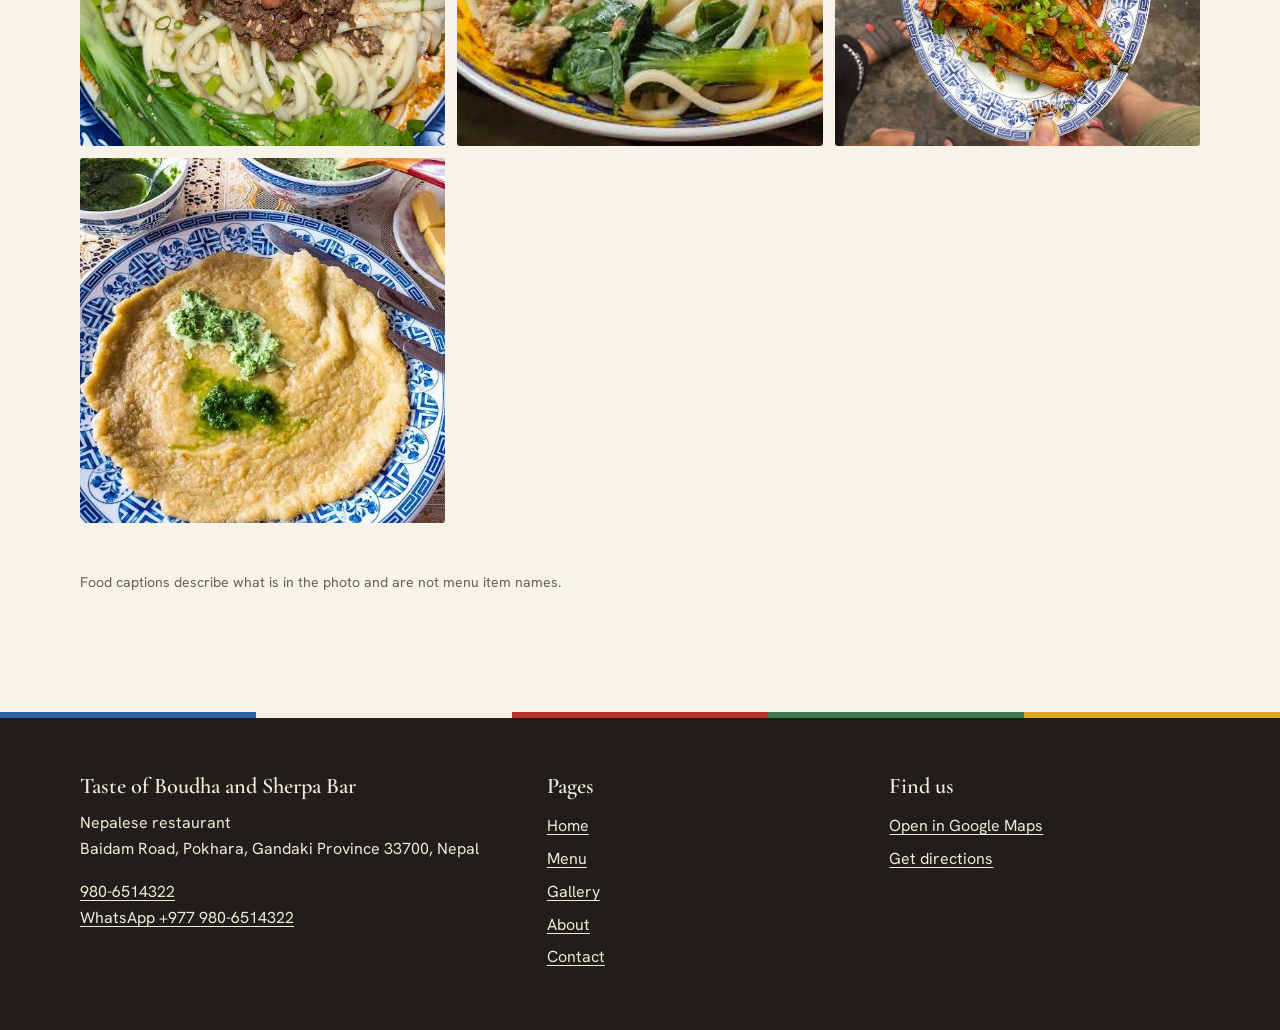
<file: gallery.html>
<!DOCTYPE html>
<html lang="en">
<head>
<meta charset="utf-8">
<meta name="viewport" content="width=device-width, initial-scale=1">
<title>Gallery | Taste of Boudha and Sherpa Bar, Pokhara</title>
<meta name="description" content="Photos of Taste of Boudha and Sherpa Bar in Pokhara: the prayer-flag and mountain-mural dining room, the entrance on Baidam Road, momo and noodles.">
<meta property="og:title" content="Gallery | Taste of Boudha and Sherpa Bar, Pokhara">
<meta property="og:description" content="Photos of Taste of Boudha and Sherpa Bar in Pokhara: the prayer-flag and mountain-mural dining room, the entrance on Baidam Road, momo and noodles.">
<meta property="og:type" content="website">
<meta property="og:locale" content="en">
<meta name="theme-color" content="#211d1a">
<link rel="icon" href="data:image/svg+xml,%3Csvg xmlns='http://www.w3.org/2000/svg' viewBox='0 0 40 40'%3E%3Crect width='40' height='40' fill='%23211d1a'/%3E%3Cpath d='M4 33l11-19 7 11 5-8 9 16z' fill='%23c9a45c'/%3E%3C/svg%3E">
<link rel="preconnect" href="https://fonts.googleapis.com">
<link rel="preconnect" href="https://fonts.gstatic.com" crossorigin>
<link rel="stylesheet" href="https://fonts.googleapis.com/css2?family=Cormorant+Garamond:wght@600;700&family=Hanken+Grotesk:wght@400;600&display=swap">
<link rel="stylesheet" href="css/style.css">
<link rel="stylesheet" href="css/responsive.css">
<script>document.documentElement.className='js'</script>
</head>
<body>
<a class="skip" href="#main">Skip to content</a>
<header class="hd"><div class="wrap">
<a class="brand" href="index.html" aria-label="Taste of Boudha and Sherpa Bar, home"><svg viewBox="0 0 40 40" aria-hidden="true"><path d="M2 34L15 12l7 11 5-7 11 18z" fill="#c9a45c"/></svg><span>Taste of Boudha<br>&amp; Sherpa Bar</span></a>
<button class="burger" aria-expanded="false" aria-controls="nav" aria-label="Open menu"><span></span><span></span><span></span></button>
<nav class="nav" id="nav" aria-label="Main">
<a class="l" href="index.html">Home</a><a class="l" href="menu.html">Menu</a><a class="l" href="gallery.html" aria-current="page">Gallery</a><a class="l" href="about.html">About</a><a class="l" href="contact.html">Contact</a><a class="btn btn-wa" href="https://wa.me/9779806514322?text=Hello%21%20I%20found%20your%20website%20and%20have%20a%20question%20about%20Taste%20of%20Boudha%20and%20Sherpa%20Bar." target="_blank" rel="noopener">WhatsApp us</a>
</nav></div></header>
<div class="flags" aria-hidden="true"></div>
<main id="main">
<section class="phead"><div class="wrap"><h1>Gallery</h1><p class="lead" style="margin:0">The room, the entrance and a few plates from the kitchen. Tap a photo to enlarge it.</p></div></section>
<section class="sec"><div class="wrap"><h2>The restaurant</h2><div class="gg"><a class="g-item" href="images/restaurant/interior.jpg" data-cap="Mountain mural, prayer flags and seating"><img src="images/restaurant/interior.jpg" width="718" height="962" alt="Painted mountain mural, prayer flags and wooden tables inside the restaurant" loading="lazy"></a><a class="g-item wide" href="images/restaurant/storefront.jpg" data-cap="The entrance on Baidam Road at night"><img src="images/restaurant/storefront.jpg" width="718" height="537" alt="Storefront sign with a bamboo fence and hanging plants at night" loading="lazy"></a></div><h2>From the kitchen</h2><div class="gg"><a class="g-item wide" href="images/food/momo-noodles.jpg" data-cap="Momo and noodles"><img src="images/food/momo-noodles.jpg" width="719" height="534" alt="Steamed momo with dipping sauce beside a bowl of stir-fried noodles" loading="lazy"></a><a class="g-item" href="images/food/momo-bowl.jpg" data-cap="Momo and noodles with sauce"><img src="images/food/momo-bowl.jpg" width="710" height="1046" alt="Four steamed momo and stir-fried noodles with an orange sauce" loading="lazy"></a><a class="g-item" href="images/food/noodles-minced.jpg" data-cap="Noodles with minced meat"><img src="images/food/noodles-minced.jpg" width="718" height="953" alt="Noodles topped with minced meat, sesame, cabbage and carrot" loading="lazy"></a><a class="g-item" href="images/food/noodles-peanut.jpg" data-cap="Noodles with peanuts and greens"><img src="images/food/noodles-peanut.jpg" width="574" height="324" alt="Noodles with minced meat, peanuts and greens in a yellow bowl" loading="lazy"></a><a class="g-item" href="images/food/fries.jpg" data-cap="Potato wedges with chili glaze"><img src="images/food/fries.jpg" width="713" height="860" alt="Potato wedges glazed in red chili sauce with spring onion" loading="lazy"></a><a class="g-item" href="images/food/flatbread.jpg" data-cap="Flatbread with green herb sauce"><img src="images/food/flatbread.jpg" width="718" height="525" alt="Flatbread topped with green herb sauce, with butter on the side" loading="lazy"></a></div>
<p class="note">Food captions describe what is in the photo and are not menu item names.</p></div></section>
</main>
<footer class="ft"><div class="flags" aria-hidden="true" style="margin-top:-3.5rem;margin-bottom:3.5rem"></div><div class="wrap">
<div class="ft-grid">
<div><h2>Taste of Boudha and Sherpa Bar</h2><p>Nepalese restaurant<br>Baidam Road, Pokhara, Gandaki Province 33700, Nepal</p>
<p><a href="tel:+9779806514322">980-6514322</a><br><a href="https://wa.me/9779806514322?text=Hello%21%20I%20found%20your%20website%20and%20have%20a%20question%20about%20Taste%20of%20Boudha%20and%20Sherpa%20Bar." target="_blank" rel="noopener">WhatsApp +977 980-6514322</a></p></div>
<div><h2>Pages</h2><ul><li><a href="index.html">Home</a></li><li><a href="menu.html">Menu</a></li><li><a href="gallery.html">Gallery</a></li><li><a href="about.html">About</a></li><li><a href="contact.html">Contact</a></li></ul></div>
<div><h2>Find us</h2><ul><li><a href="https://www.google.com/maps/search/?api=1&query=Taste+of+Boudha+and+Sherpa+Bar+Pokhara" target="_blank" rel="noopener">Open in Google Maps</a></li><li><a href="https://www.google.com/maps/dir/?api=1&destination=Taste+of+Boudha+and+Sherpa+Bar+Pokhara" target="_blank" rel="noopener">Get directions</a></li></ul></div>
</div>
</div></footer>
<a class="wa-float" href="https://wa.me/9779806514322?text=Hello%21%20I%20found%20your%20website%20and%20have%20a%20question%20about%20Taste%20of%20Boudha%20and%20Sherpa%20Bar." target="_blank" rel="noopener" aria-label="Chat with us on WhatsApp"><svg viewBox="0 0 24 24" aria-hidden="true"><path d="M12 2a10 10 0 0 0-8.6 15L2 22l5.2-1.4A10 10 0 1 0 12 2z"/></svg>WhatsApp</a>
<button class="to-top" aria-label="Back to top">&uarr;</button>
<script src="js/main.js"></script>
<script src="js/gallery.js"></script>
</body>
</html>
</file>
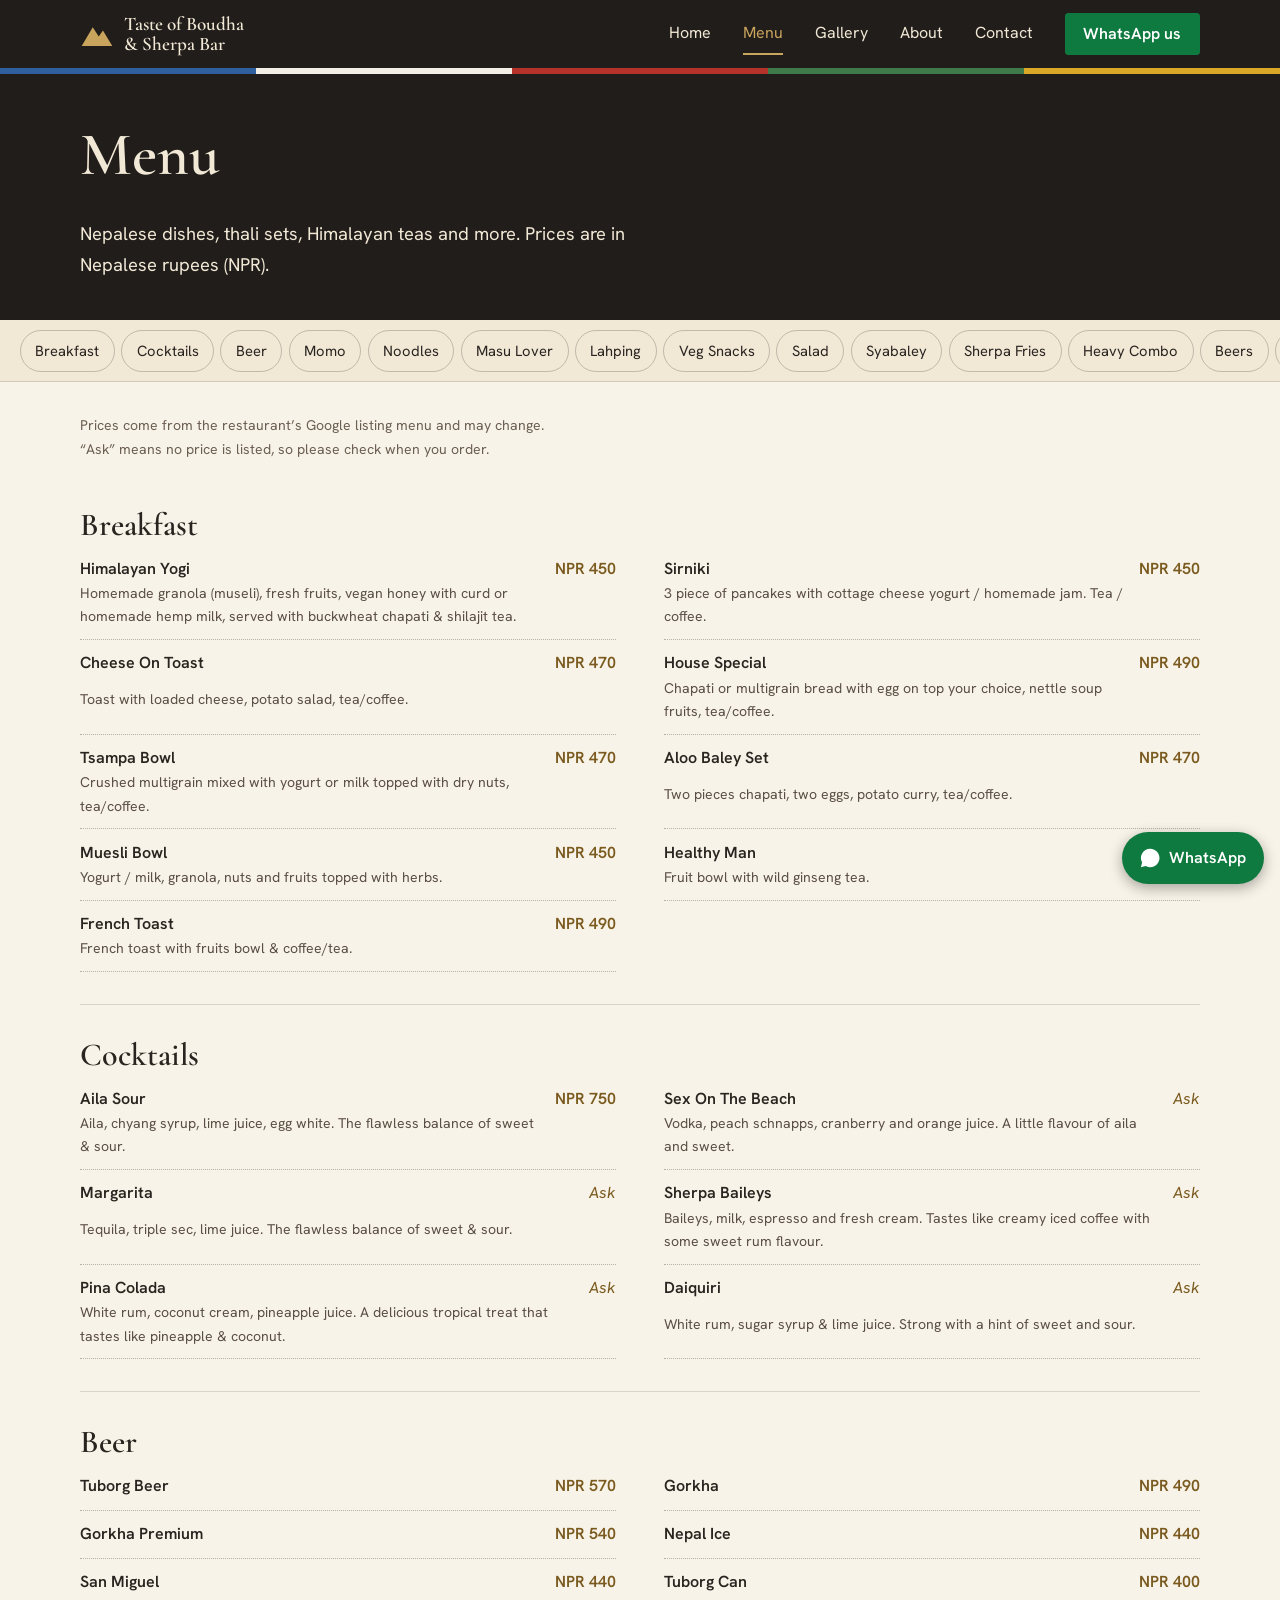
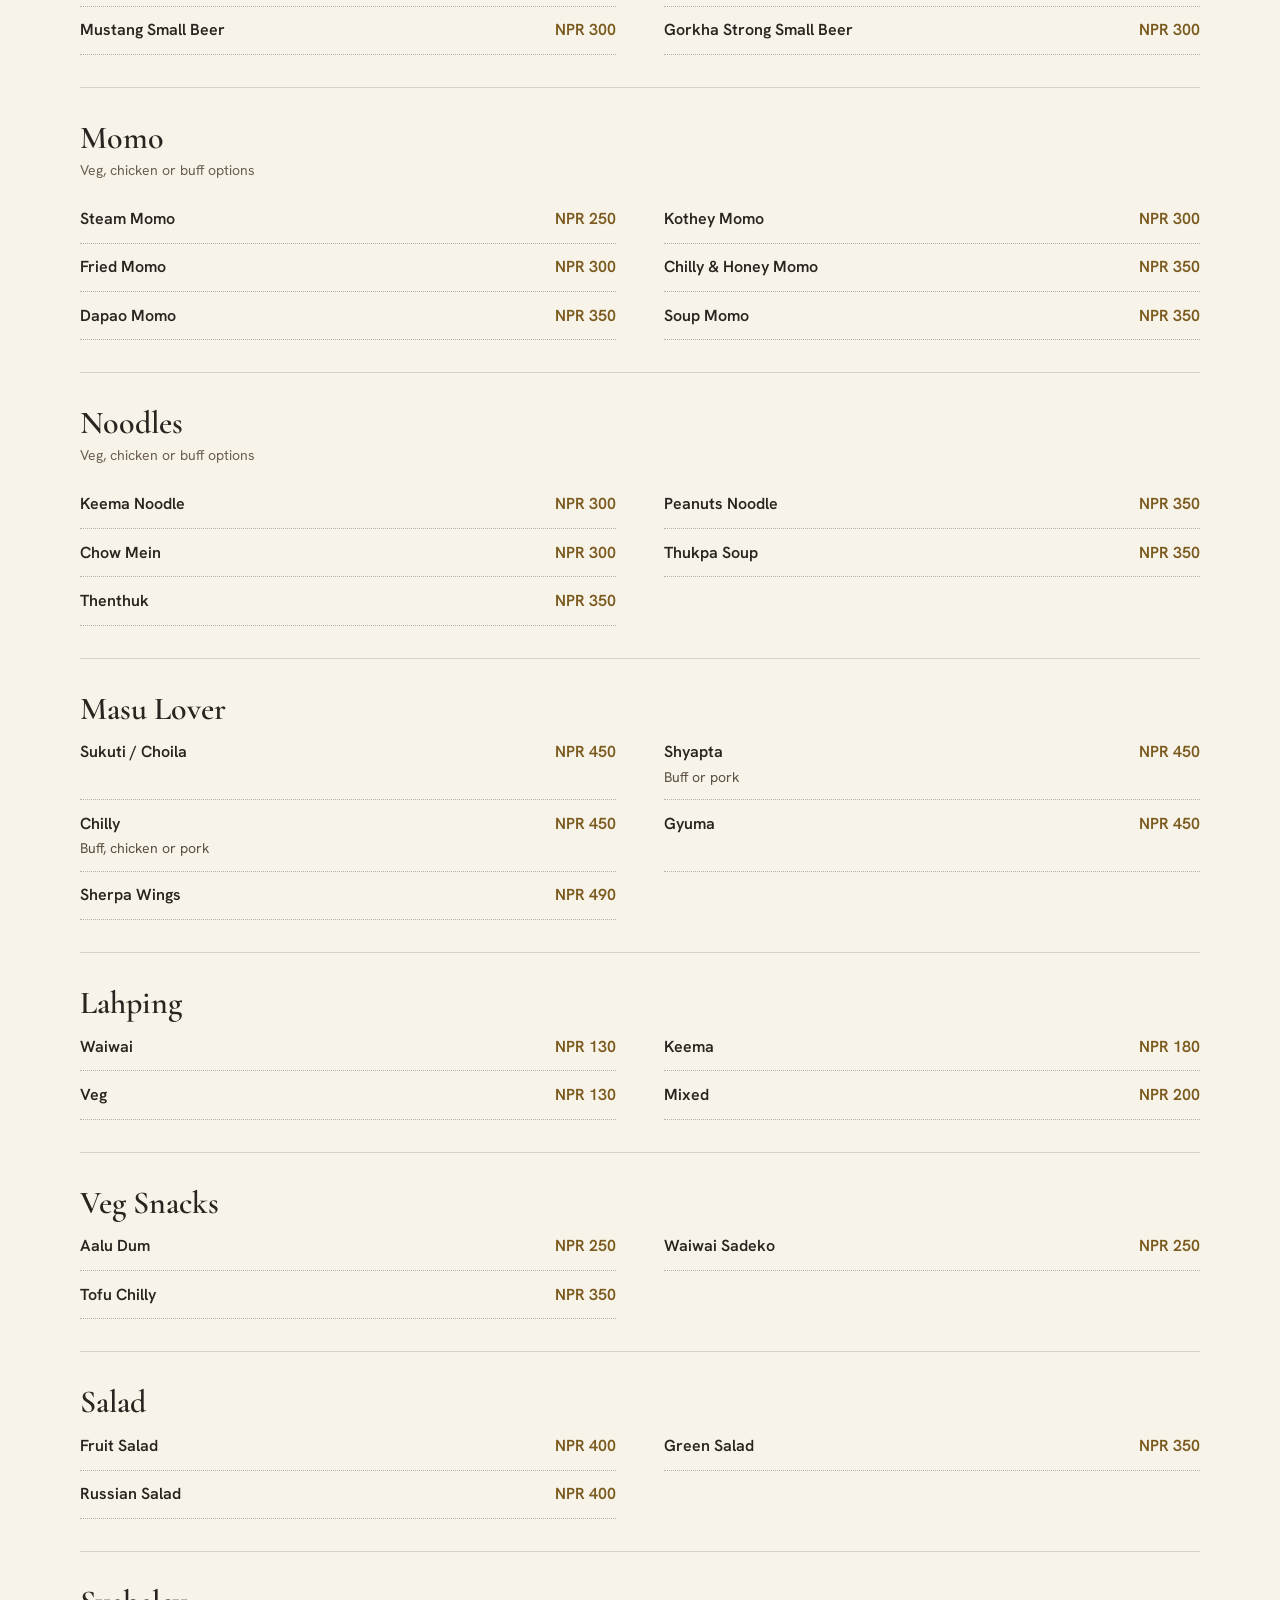
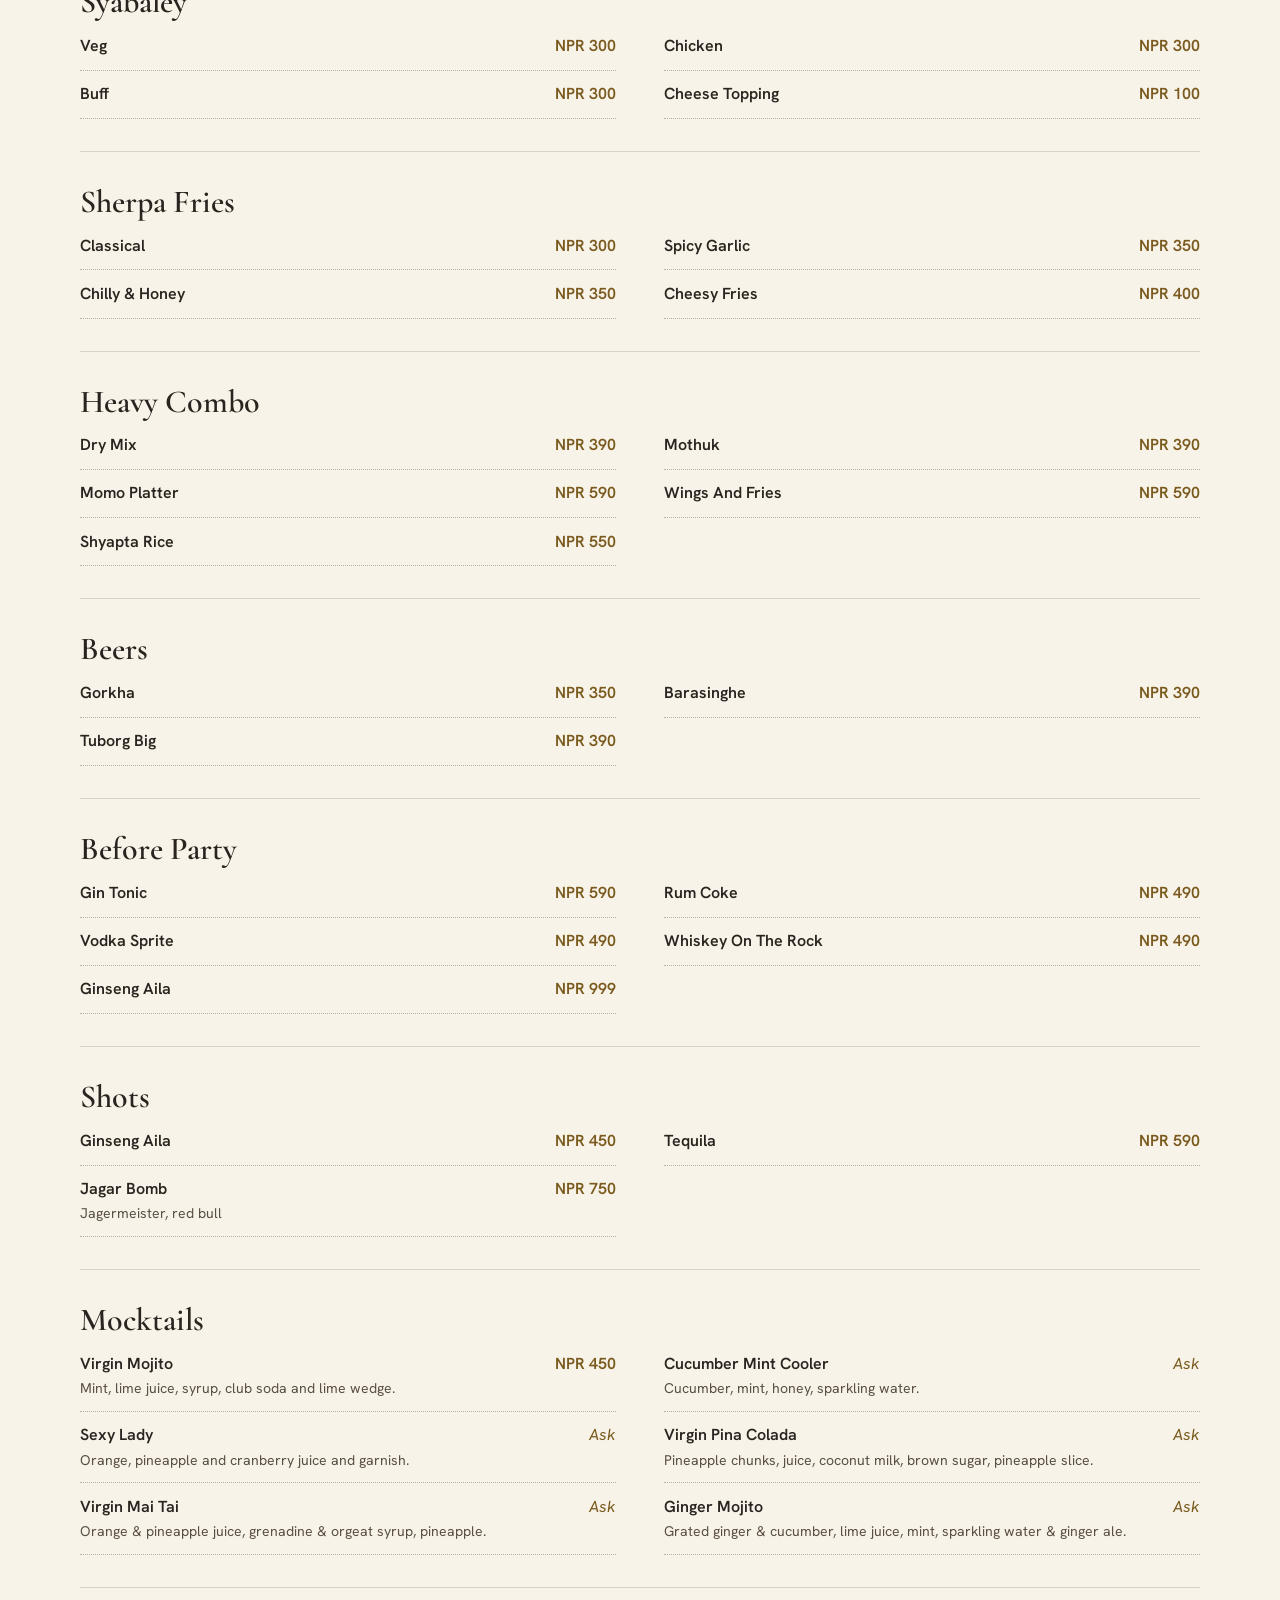
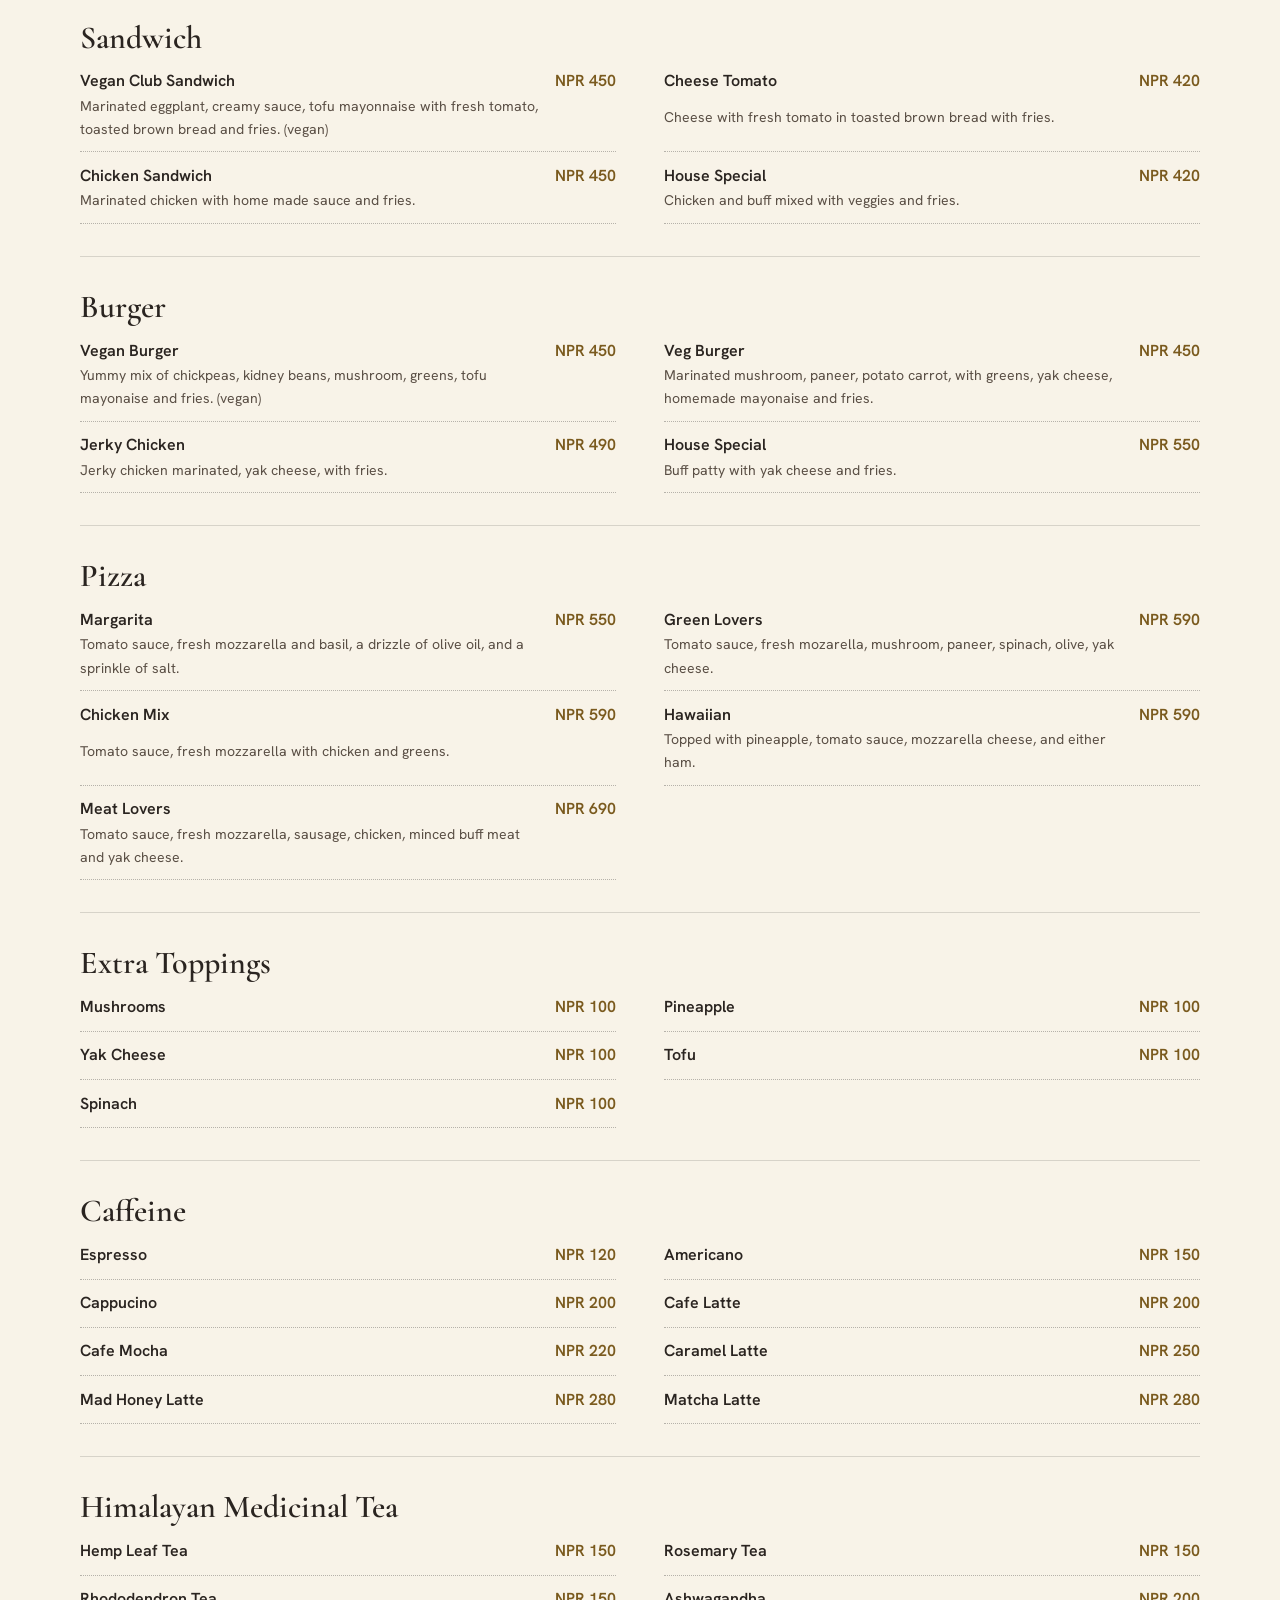
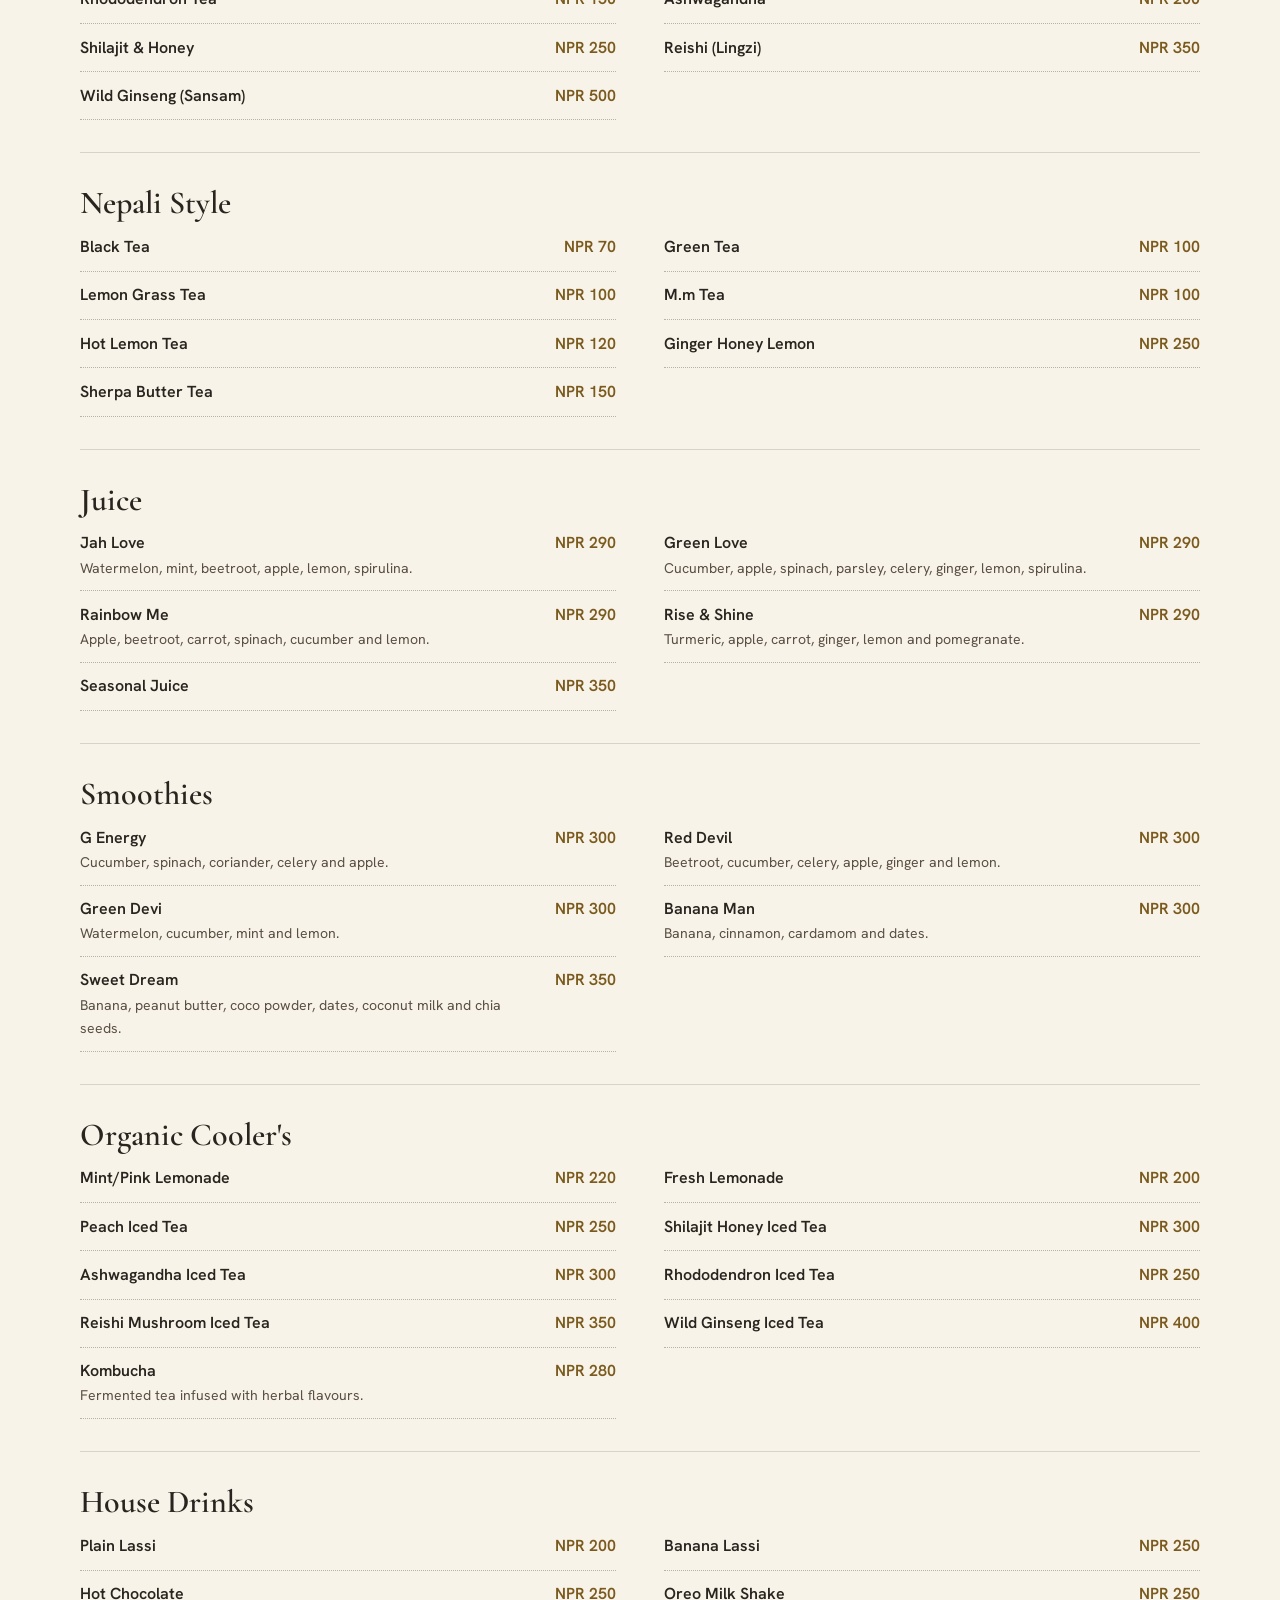
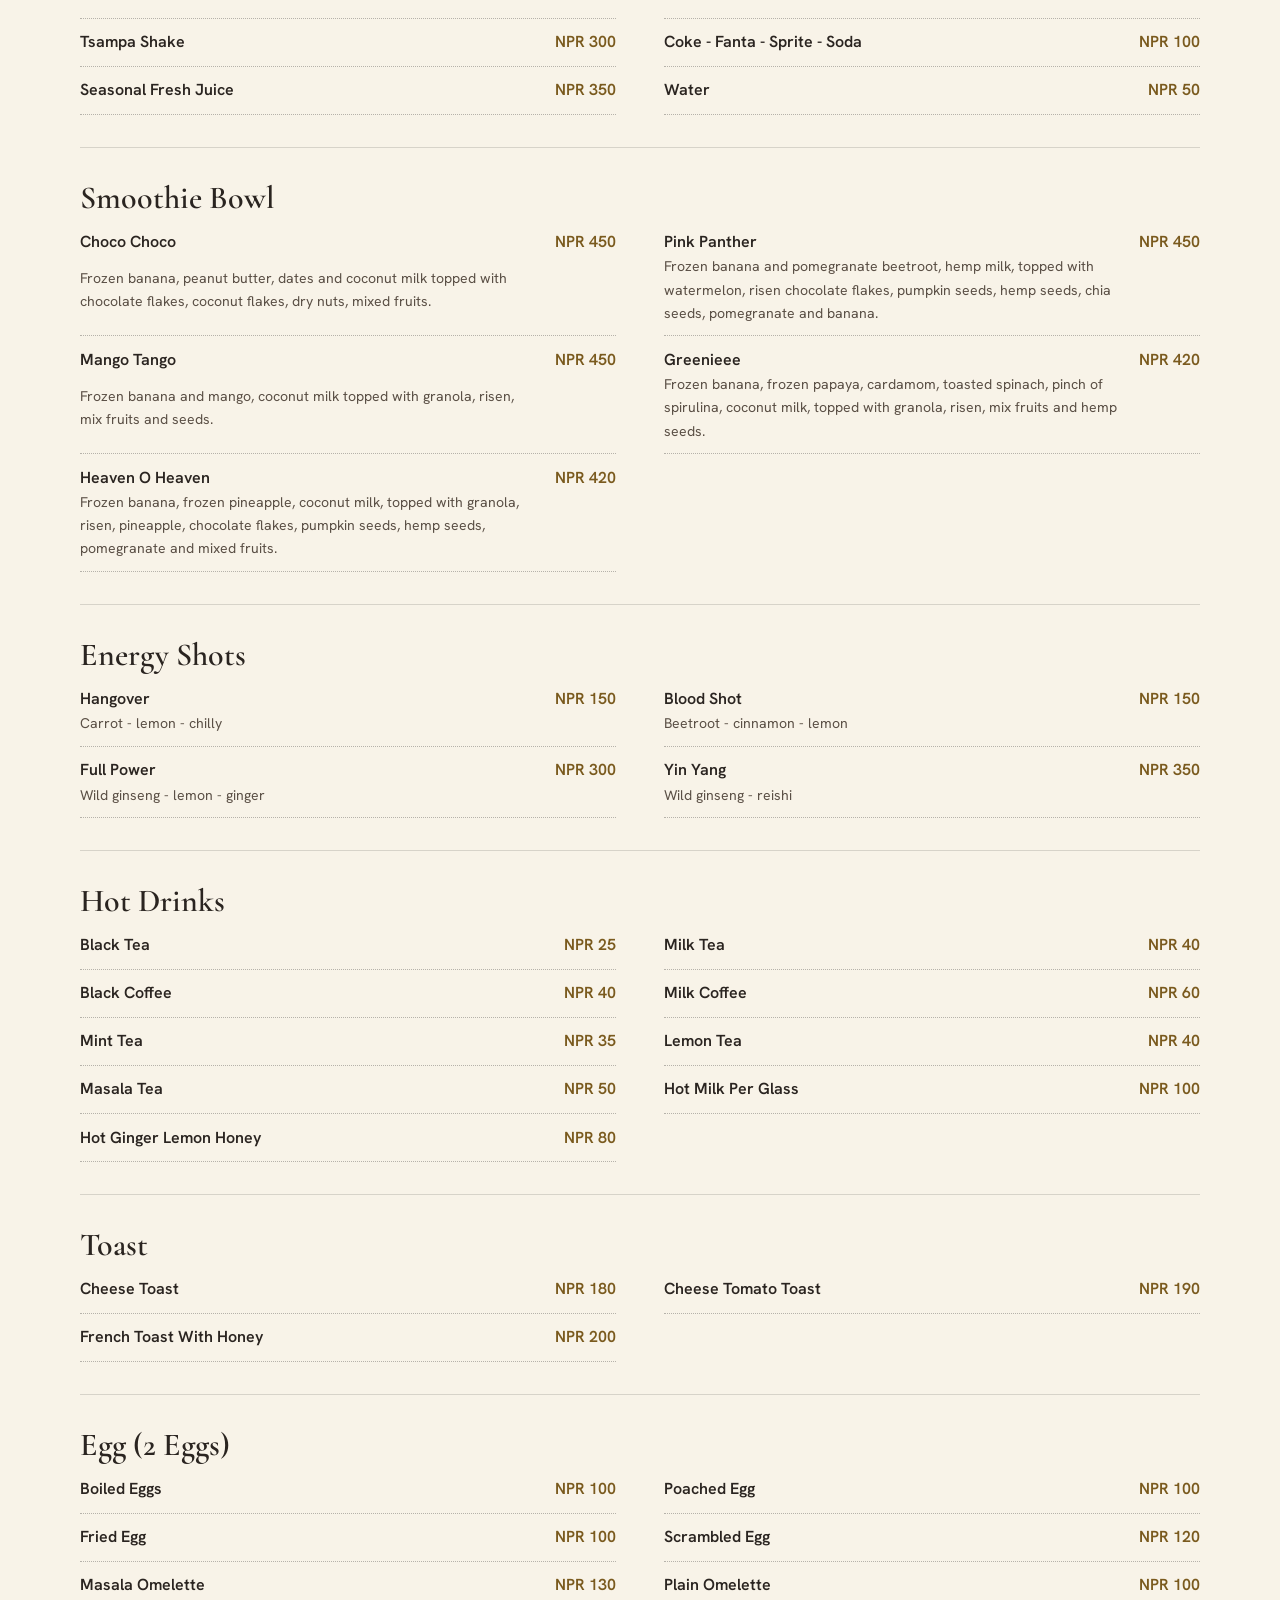
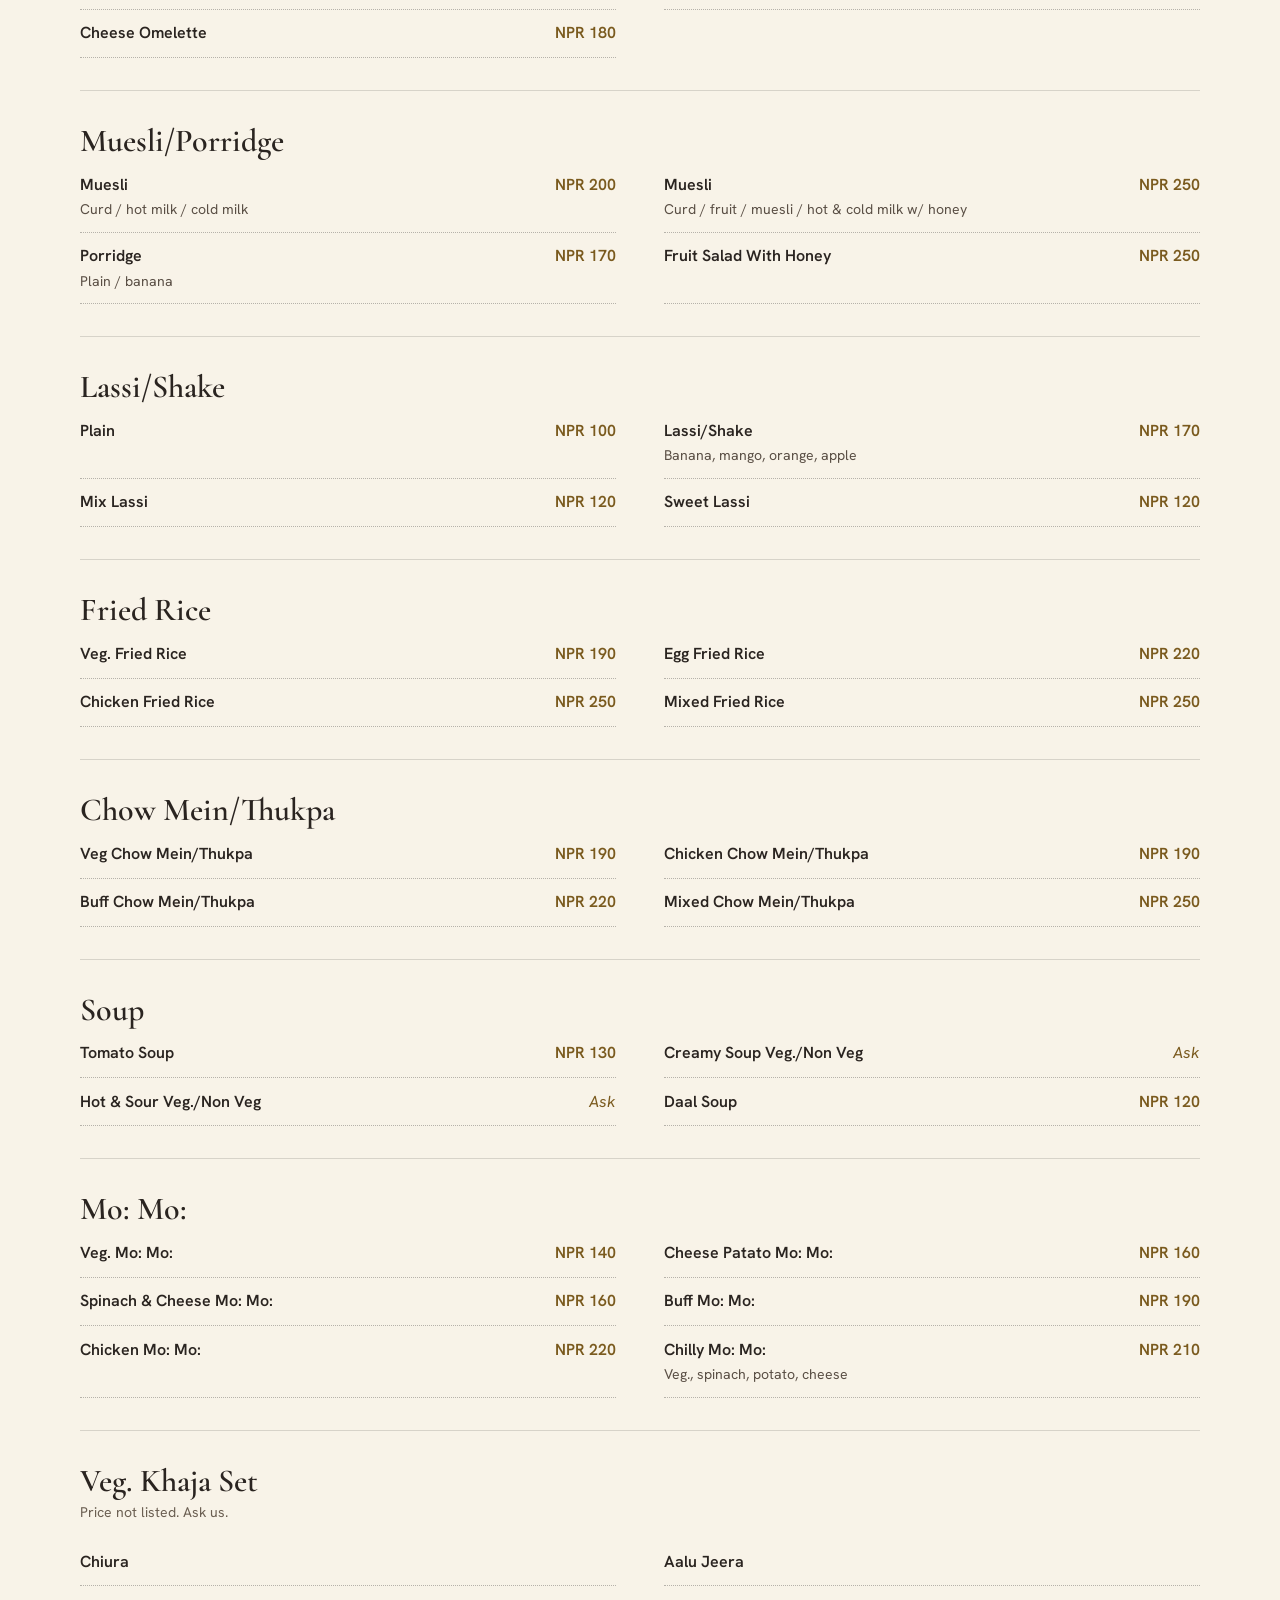
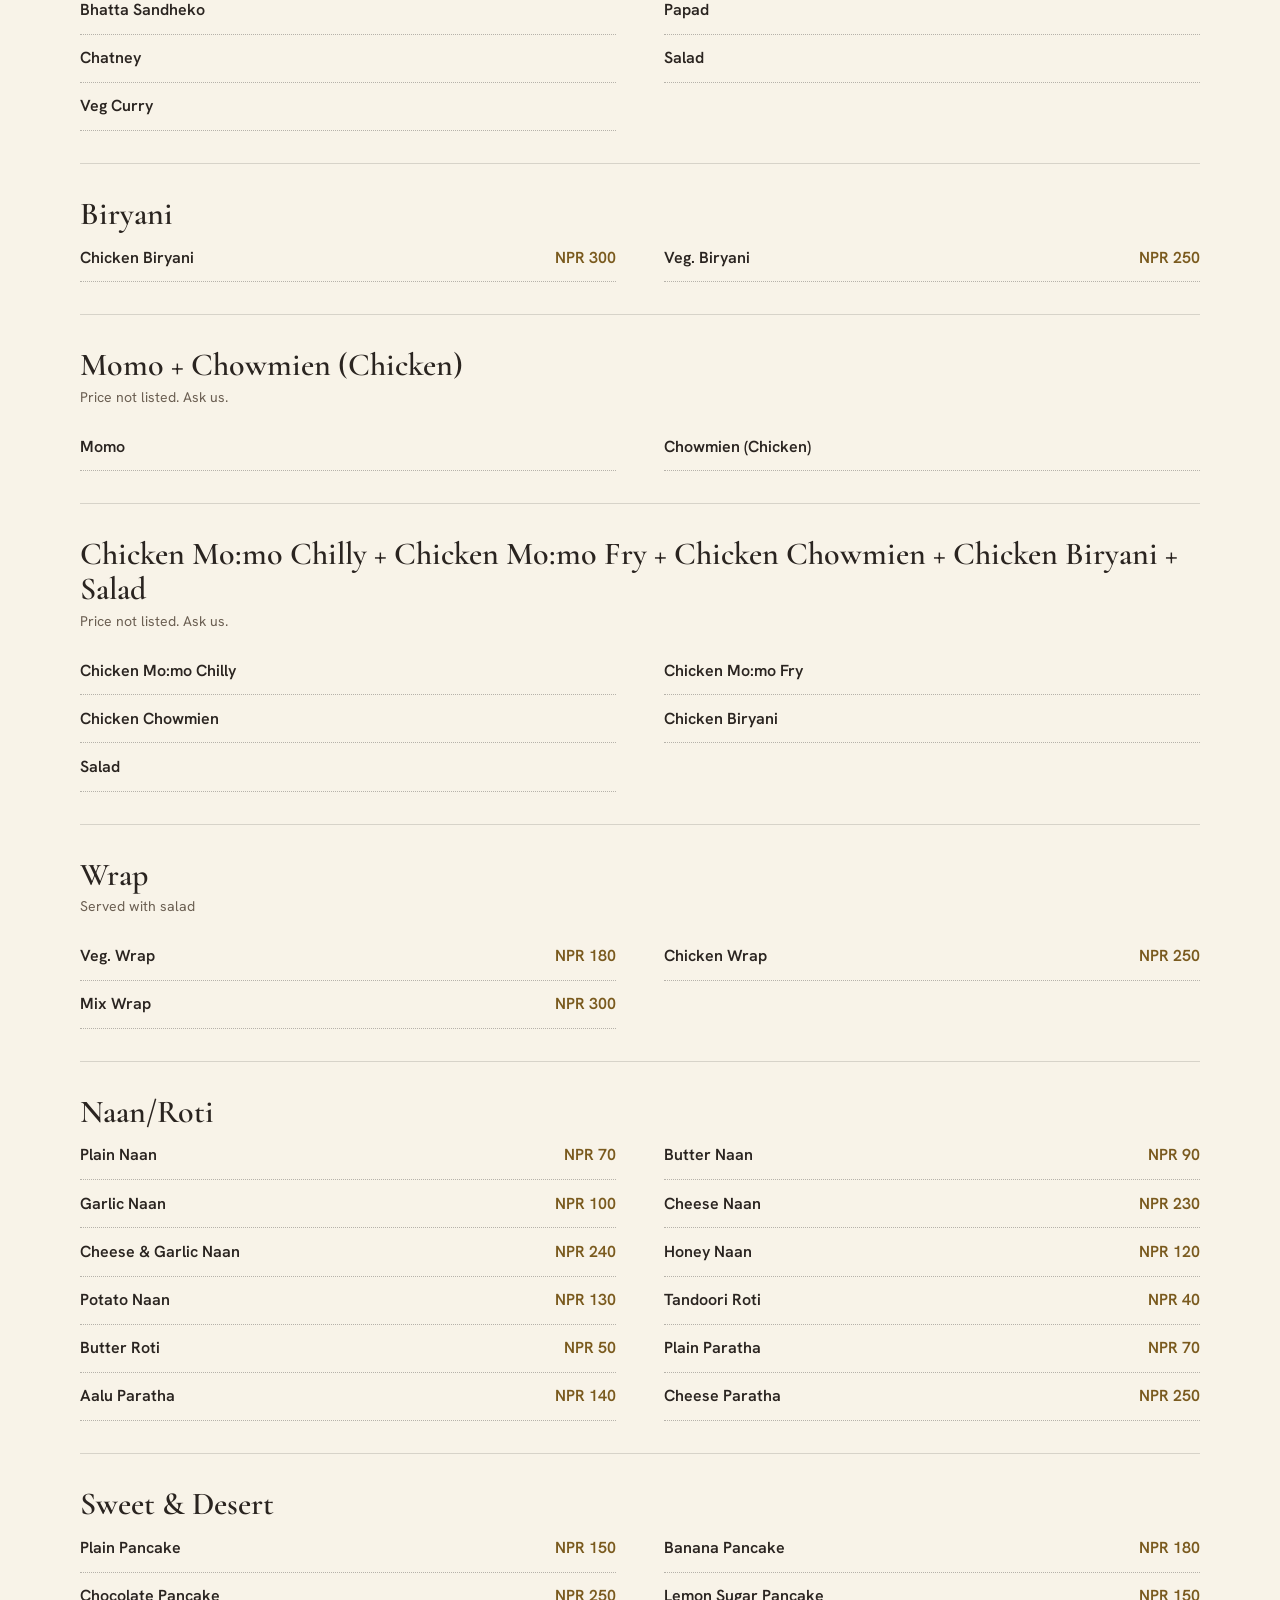
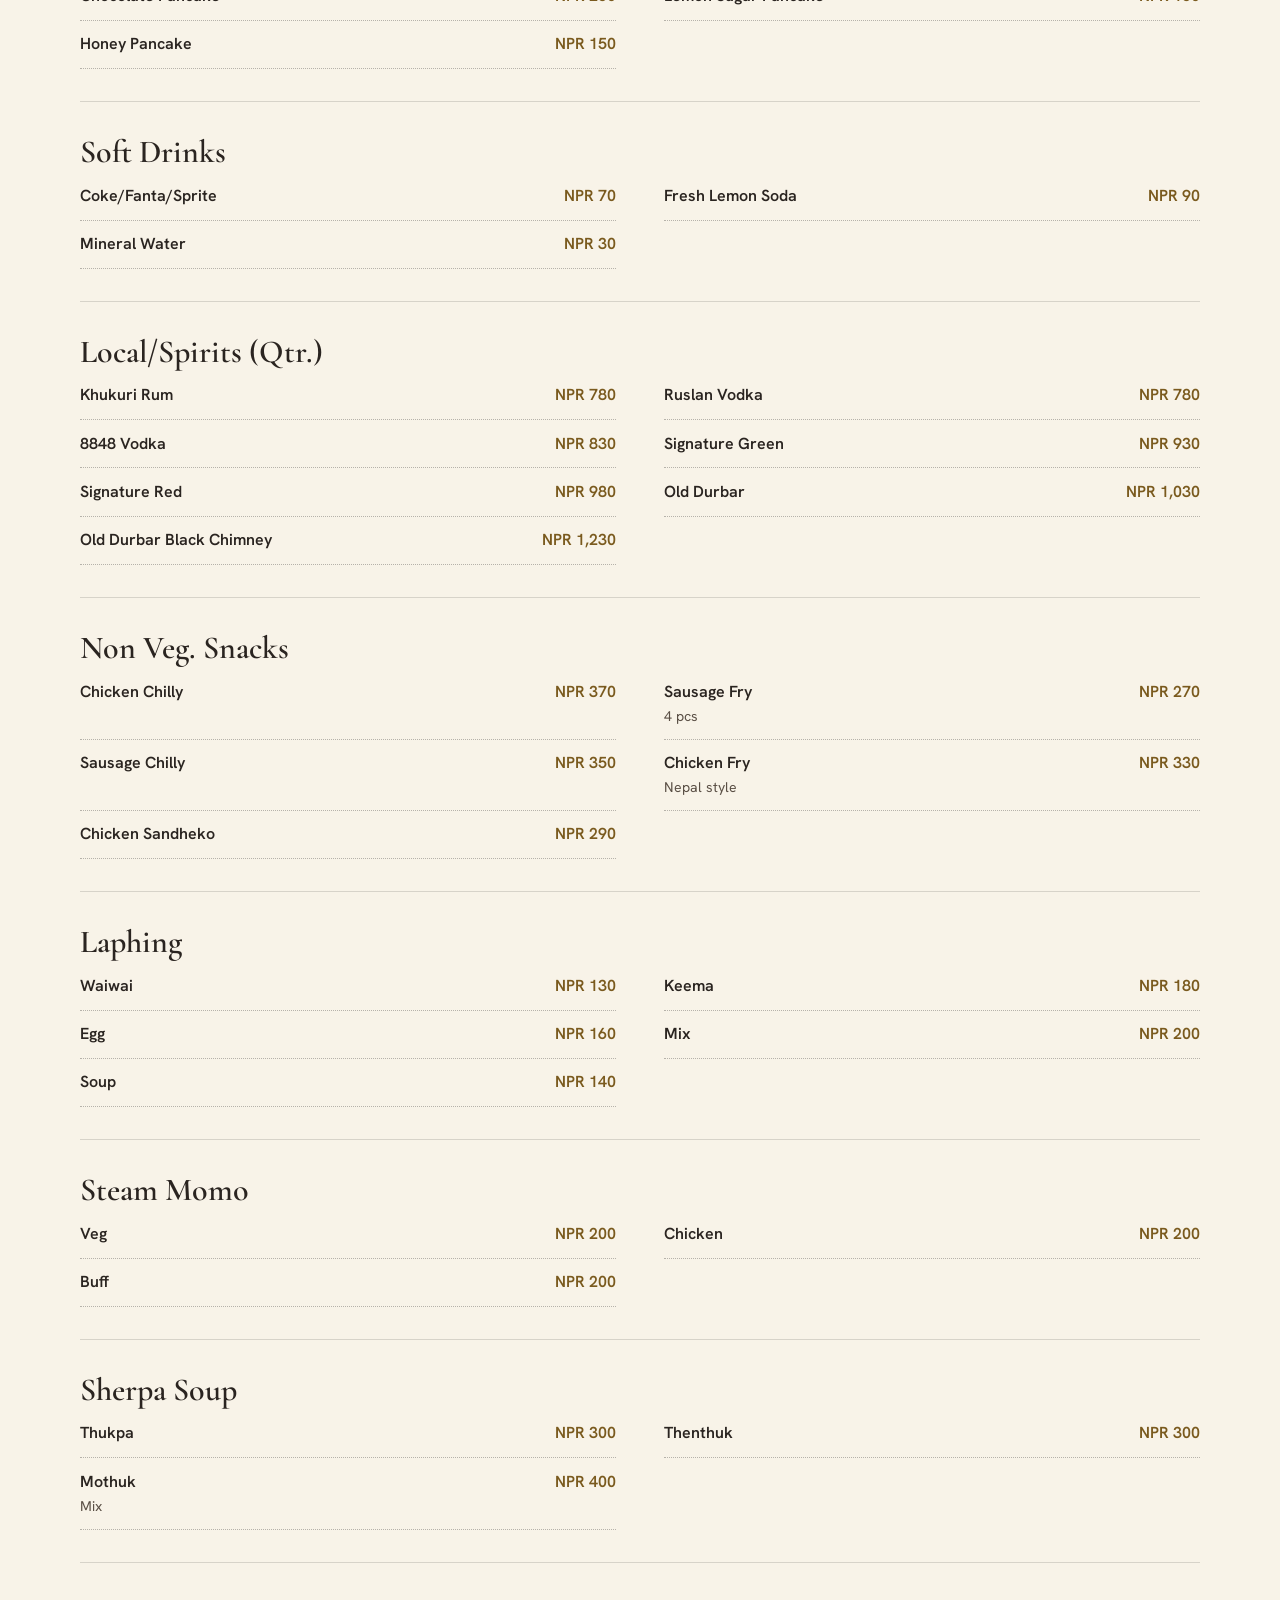
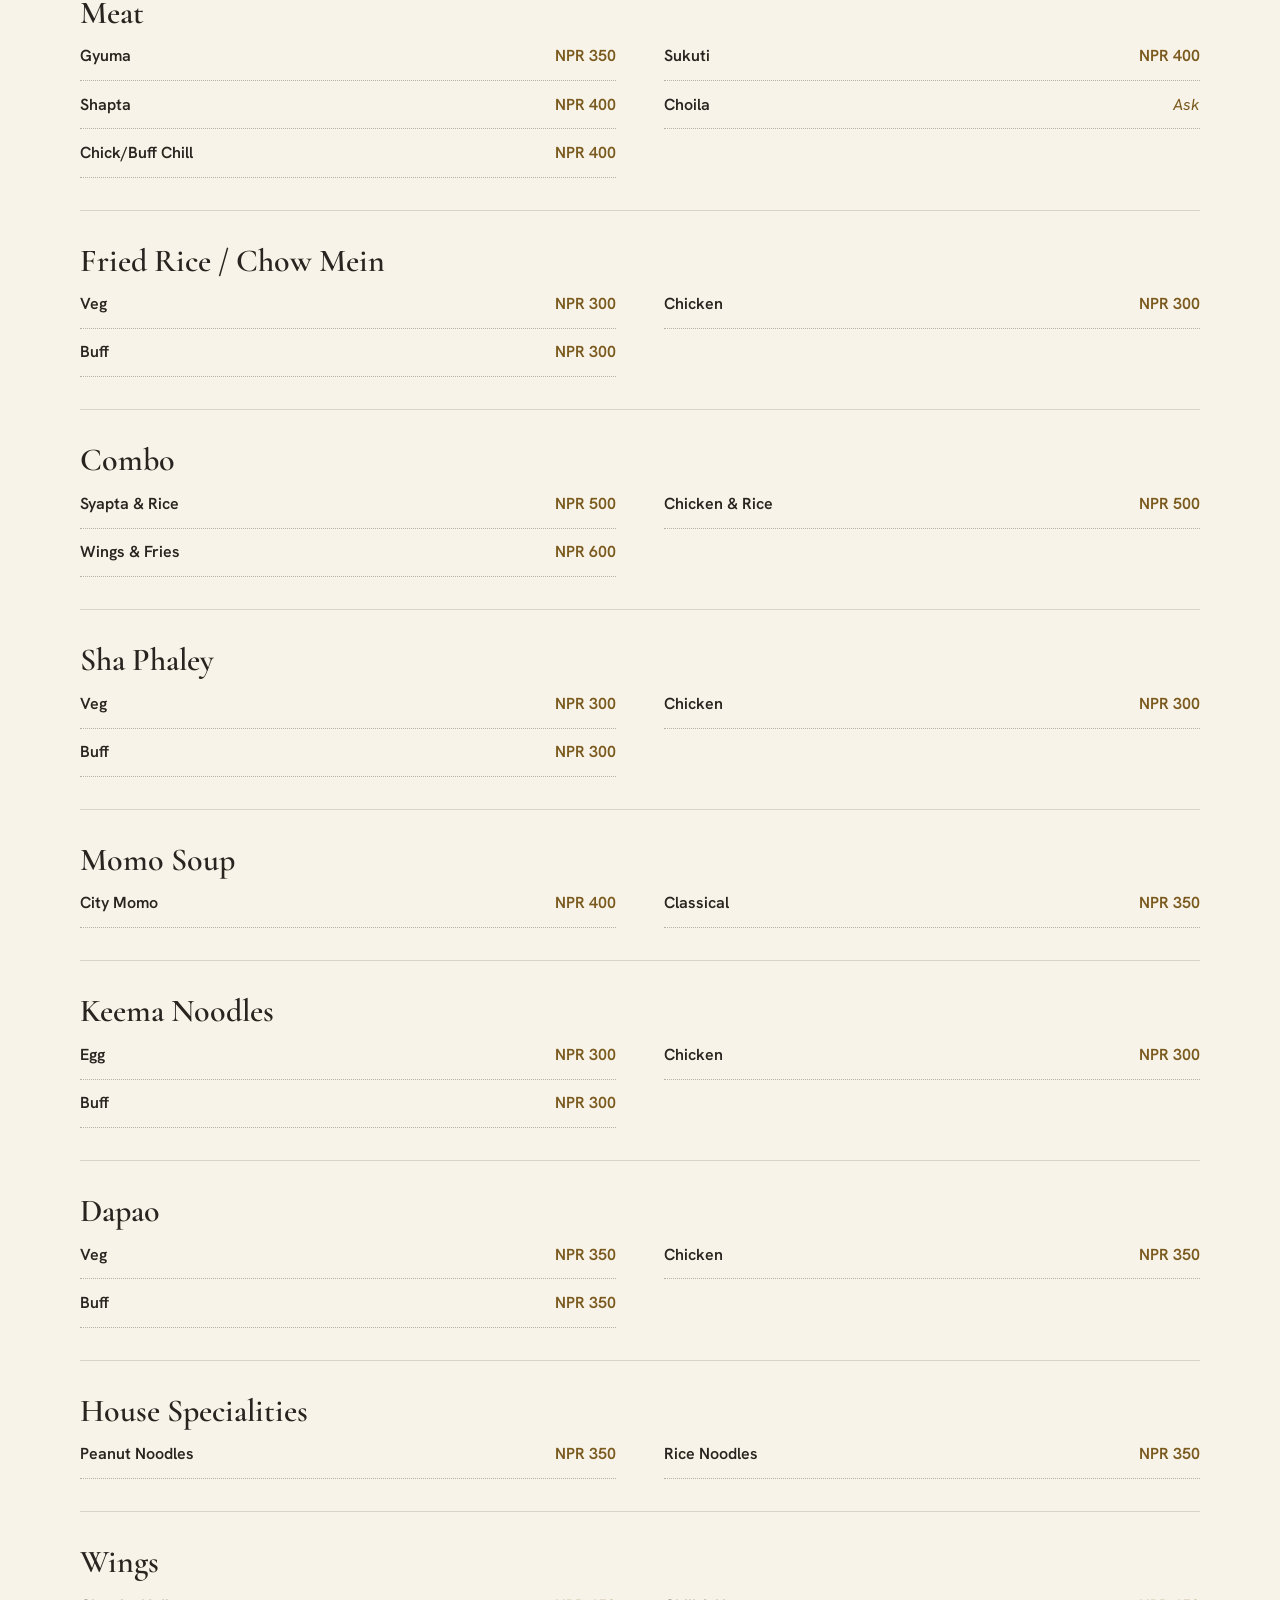
<file: menu.html>
<!DOCTYPE html>
<html lang="en">
<head>
<meta charset="utf-8">
<meta name="viewport" content="width=device-width, initial-scale=1">
<title>Menu | Taste of Boudha and Sherpa Bar, Nepalese Restaurant in Pokhara</title>
<meta name="description" content="Menu of Taste of Boudha and Sherpa Bar on Baidam Road, Pokhara: momo, noodles, thali, burgers, pizza, Himalayan teas, juices and drinks, with prices in NPR.">
<meta property="og:title" content="Menu | Taste of Boudha and Sherpa Bar, Nepalese Restaurant in Pokhara">
<meta property="og:description" content="Menu of Taste of Boudha and Sherpa Bar on Baidam Road, Pokhara: momo, noodles, thali, burgers, pizza, Himalayan teas, juices and drinks, with prices in NPR.">
<meta property="og:type" content="website">
<meta property="og:locale" content="en">
<meta name="theme-color" content="#211d1a">
<link rel="icon" href="data:image/svg+xml,%3Csvg xmlns='http://www.w3.org/2000/svg' viewBox='0 0 40 40'%3E%3Crect width='40' height='40' fill='%23211d1a'/%3E%3Cpath d='M4 33l11-19 7 11 5-8 9 16z' fill='%23c9a45c'/%3E%3C/svg%3E">
<link rel="preconnect" href="https://fonts.googleapis.com">
<link rel="preconnect" href="https://fonts.gstatic.com" crossorigin>
<link rel="stylesheet" href="https://fonts.googleapis.com/css2?family=Cormorant+Garamond:wght@600;700&family=Hanken+Grotesk:wght@400;600&display=swap">
<link rel="stylesheet" href="css/style.css">
<link rel="stylesheet" href="css/responsive.css">
<script>document.documentElement.className='js'</script>
</head>
<body>
<a class="skip" href="#main">Skip to content</a>
<header class="hd"><div class="wrap">
<a class="brand" href="index.html" aria-label="Taste of Boudha and Sherpa Bar, home"><svg viewBox="0 0 40 40" aria-hidden="true"><path d="M2 34L15 12l7 11 5-7 11 18z" fill="#c9a45c"/></svg><span>Taste of Boudha<br>&amp; Sherpa Bar</span></a>
<button class="burger" aria-expanded="false" aria-controls="nav" aria-label="Open menu"><span></span><span></span><span></span></button>
<nav class="nav" id="nav" aria-label="Main">
<a class="l" href="index.html">Home</a><a class="l" href="menu.html" aria-current="page">Menu</a><a class="l" href="gallery.html">Gallery</a><a class="l" href="about.html">About</a><a class="l" href="contact.html">Contact</a><a class="btn btn-wa" href="https://wa.me/9779806514322?text=Hello%21%20I%20found%20your%20website%20and%20have%20a%20question%20about%20Taste%20of%20Boudha%20and%20Sherpa%20Bar." target="_blank" rel="noopener">WhatsApp us</a>
</nav></div></header>
<div class="flags" aria-hidden="true"></div>
<main id="main">
<section class="phead"><div class="wrap"><h1>Menu</h1>
<p class="lead" style="margin:0">Nepalese dishes, thali sets, Himalayan teas and more. Prices are in Nepalese rupees (NPR).</p></div></section>
<nav class="chips" id="menu-chips" aria-label="Menu sections"></nav>
<section class="sec" style="padding-top:2rem"><div class="wrap">
<p class="note">Prices come from the restaurant’s Google listing menu and may change. “Ask” means no price is listed, so please check when you order.</p>
<div id="menu-root"></div>
<noscript><p>Turn on JavaScript to see the menu here, or <a href="https://wa.me/9779806514322?text=Hello%21%20Could%20you%20send%20me%20your%20menu%3F">ask for it on WhatsApp</a>.</p></noscript>
<div class="acts"><a class="btn btn-wa" href="https://wa.me/9779806514322?text=Hello%21%20I%20have%20a%20question%20about%20the%20menu." target="_blank" rel="noopener">Ask about the menu on WhatsApp</a><a class="btn btn-line" style="color:var(--ink);border-color:var(--gold-d)" href="https://www.google.com/maps/dir/?api=1&destination=Taste+of+Boudha+and+Sherpa+Bar+Pokhara" target="_blank" rel="noopener">Get Directions</a></div></div></section>
</main>
<footer class="ft"><div class="flags" aria-hidden="true" style="margin-top:-3.5rem;margin-bottom:3.5rem"></div><div class="wrap">
<div class="ft-grid">
<div><h2>Taste of Boudha and Sherpa Bar</h2><p>Nepalese restaurant<br>Baidam Road, Pokhara, Gandaki Province 33700, Nepal</p>
<p><a href="tel:+9779806514322">980-6514322</a><br><a href="https://wa.me/9779806514322?text=Hello%21%20I%20found%20your%20website%20and%20have%20a%20question%20about%20Taste%20of%20Boudha%20and%20Sherpa%20Bar." target="_blank" rel="noopener">WhatsApp +977 980-6514322</a></p></div>
<div><h2>Pages</h2><ul><li><a href="index.html">Home</a></li><li><a href="menu.html">Menu</a></li><li><a href="gallery.html">Gallery</a></li><li><a href="about.html">About</a></li><li><a href="contact.html">Contact</a></li></ul></div>
<div><h2>Find us</h2><ul><li><a href="https://www.google.com/maps/search/?api=1&query=Taste+of+Boudha+and+Sherpa+Bar+Pokhara" target="_blank" rel="noopener">Open in Google Maps</a></li><li><a href="https://www.google.com/maps/dir/?api=1&destination=Taste+of+Boudha+and+Sherpa+Bar+Pokhara" target="_blank" rel="noopener">Get directions</a></li></ul></div>
</div>
</div></footer>
<a class="wa-float" href="https://wa.me/9779806514322?text=Hello%21%20I%20found%20your%20website%20and%20have%20a%20question%20about%20Taste%20of%20Boudha%20and%20Sherpa%20Bar." target="_blank" rel="noopener" aria-label="Chat with us on WhatsApp"><svg viewBox="0 0 24 24" aria-hidden="true"><path d="M12 2a10 10 0 0 0-8.6 15L2 22l5.2-1.4A10 10 0 1 0 12 2z"/></svg>WhatsApp</a>
<button class="to-top" aria-label="Back to top">&uarr;</button>
<script src="js/main.js"></script>
<script src="js/menu.js"></script>
</body>
</html>
</file>
<file: css/style.css>
:root{--char:#211d1a;--cream:#f1e8d6;--paper:#f8f3e8;--gold:#c9a45c;--gold-d:#7a5a1e;--slate:#5f6f73;--ink:#2a2420;--wa:#0f7a40;--r:3px;--hd:'Cormorant Garamond',Georgia,serif;--bd:'Hanken Grotesk',system-ui,sans-serif;--hh:68px}
*,*::before,*::after{box-sizing:border-box}
html{scroll-behavior:smooth;-webkit-text-size-adjust:100%}
body{margin:0;font:400 1rem/1.65 var(--bd);color:var(--ink);background:var(--paper);overflow-x:hidden}
img{max-width:100%;height:auto;display:block}
a{color:inherit}
h1,h2,h3{font-family:var(--hd);line-height:1.1;margin:0 0 .5em;font-weight:600}
h1{font-size:clamp(2.5rem,9vw,4.6rem)}h2{font-size:clamp(1.9rem,5.5vw,3rem)}h3{font-size:1.4rem}
p{margin:0 0 1em;max-width:62ch}
:focus-visible{outline:3px solid var(--gold);outline-offset:3px}
.skip{position:absolute;left:-999px;top:0;background:var(--gold);color:var(--char);padding:.7rem 1rem;z-index:99}.skip:focus{left:0}
.wrap{width:min(1120px,100% - 2.5rem);margin-inline:auto}
.sec{padding:clamp(3.5rem,9vw,6.5rem) 0}
.dark{background:var(--char);color:var(--cream)}.cream{background:var(--cream)}
.flags{height:6px;background:linear-gradient(90deg,#2f5f9e 0 20%,#f4efe6 20% 40%,#b5322b 40% 60%,#3f7a4a 60% 80%,#d9a826 80%)}
.btn{display:inline-flex;align-items:center;justify-content:center;min-height:48px;padding:0 1.4rem;border:1.5px solid var(--gold);border-radius:var(--r);font-weight:600;text-decoration:none;cursor:pointer;background:none;color:inherit;font-size:1rem;transition:background .2s,color .2s}
.btn-gold{background:var(--gold);color:var(--char)}.btn-gold:hover{background:#d8b672}
.btn-wa{background:var(--wa);border-color:var(--wa);color:#fff}.btn-wa:hover{background:#0c6535}
.btn-line:hover{background:var(--gold);color:var(--char)}
.acts{display:flex;flex-wrap:wrap;gap:.75rem;margin-top:1.5rem}
.note{font-size:.88rem;color:#6b5f52}.dark .note{color:#cdbf9f}
/* header */
.hd{position:sticky;top:0;z-index:50;background:var(--char);color:var(--cream);height:var(--hh)}
.hd .wrap{display:flex;align-items:center;justify-content:space-between;height:100%}
.brand{display:flex;align-items:center;gap:.6rem;text-decoration:none;font-family:var(--hd);font-size:1.2rem;font-weight:600;line-height:1.05}
.brand svg{width:34px;height:34px;flex:none}
.burger{width:48px;height:48px;background:none;border:0;color:inherit;position:relative;cursor:pointer;z-index:70}
.burger span{position:absolute;left:12px;right:12px;height:2px;background:currentColor;transition:transform .3s,opacity .2s}
.burger span:nth-child(1){top:17px}.burger span:nth-child(2){top:23px}.burger span:nth-child(3){top:29px}
.nav-open .burger span:nth-child(1){transform:translateY(6px) rotate(45deg)}
.nav-open .burger span:nth-child(2){opacity:0}
.nav-open .burger span:nth-child(3){transform:translateY(-6px) rotate(-45deg)}
.nav{position:fixed;inset:0;z-index:60;background:var(--char);display:flex;flex-direction:column;justify-content:center;padding:5rem 1.5rem 2rem;opacity:0;visibility:hidden;transform:translateY(-12px);transition:opacity .3s,transform .3s,visibility 0s .3s}
.nav-open .nav{opacity:1;visibility:visible;transform:none;transition:opacity .3s,transform .3s}
.nav a.l{font-family:var(--hd);font-size:2rem;text-decoration:none;padding:.5rem 0;min-height:52px;border-bottom:1px solid #ffffff1f}
.nav a[aria-current=page]{color:var(--gold)}
.nav .btn{margin-top:1.5rem}
body.nav-open{overflow:hidden}
/* hero */
.hero{background:var(--char);color:var(--cream);padding-top:2.5rem}
.hero-grid{display:grid;gap:2rem;padding-bottom:1.5rem}
.lead{font-size:1.15rem}.hero .lead{color:#e7dcc6}
.hero-ph img{width:100%;aspect-ratio:4/5;object-fit:cover;border-radius:var(--r)}
.ridge{display:block;width:100%;height:60px;color:var(--paper)}
.phead{background:var(--char);color:var(--cream);padding:3rem 0 2.5rem}.phead h1{font-size:clamp(2.2rem,8vw,3.8rem)}
/* blocks */
.grid2{display:grid;gap:2rem;align-items:center}
.frame img{width:100%;border-radius:var(--r);object-fit:cover}
.cap{font-size:.85rem;color:#6b5f52;margin-top:.5rem}.dark .cap{color:#cdbf9f}
.price{font-family:var(--hd);font-size:1.9rem;color:var(--gold-d);margin:0 0 .5rem}.dark .price{color:var(--gold)}
.why{display:grid;gap:1.5rem;list-style:none;padding:0;margin:2rem 0 0}
.why li{border-left:3px solid var(--gold);padding-left:1rem}.why h3{margin:0 0 .25rem}.why p{margin:0}
.map{border:0;width:100%;height:340px;border-radius:var(--r);background:#ddd}
.info{list-style:none;padding:0;margin:0 0 1.5rem}.info li{padding:.8rem 0;border-bottom:1px solid #0002}
.info strong{display:block;font-family:var(--hd);font-size:1.25rem}
.reveal{transition:opacity .7s,transform .7s}
.js .reveal:not(.in){opacity:0;transform:translateY(14px)}
/* menu */
.chips{position:sticky;top:var(--hh);z-index:40;background:var(--cream);border-bottom:1px solid #0002;overflow-x:auto;white-space:nowrap;padding:.6rem 1.25rem;scrollbar-width:thin}
.chips a{display:inline-block;padding:.5rem .9rem;margin-right:.4rem;border:1px solid #0003;border-radius:99px;text-decoration:none;font-size:.92rem;min-height:40px}
.chips a:hover{background:var(--char);color:var(--cream)}
.msec{padding:2rem 0;border-top:1px solid #0002;scroll-margin-top:130px}.msec:first-child{border:0}
.msec h2{font-size:2rem;margin-bottom:.1em}
.it{display:grid;grid-template-columns:1fr auto;gap:0 1rem;padding:.65rem 0;border-bottom:1px dotted #0004}
.it b{font-weight:600}.it small{grid-column:1;color:#5a4f45;font-size:.88rem}
.it span{font-variant-numeric:tabular-nums;color:var(--gold-d);font-weight:600;white-space:nowrap}
.ask{font-weight:400!important;font-style:italic}
/* gallery */
.gg{display:grid;gap:.75rem;grid-template-columns:repeat(2,1fr);margin-bottom:3rem}
.g-item{display:block;overflow:hidden;border-radius:var(--r);aspect-ratio:1/1;background:#d9cfba}
.g-item img{width:100%;height:100%;object-fit:cover;transition:transform .5s}
.g-item.wide{grid-column:span 2;aspect-ratio:2/1}
.lb{position:fixed;inset:0;z-index:100;background:rgba(20,17,15,.95);display:none;align-items:center;justify-content:center;flex-direction:column;padding:1rem}
.lb.open{display:flex}
.lb img{max-width:94vw;max-height:76vh;width:auto;object-fit:contain;border-radius:var(--r)}
.lb p{color:var(--cream);margin:.8rem 0 0;text-align:center}
.lb button{position:absolute;width:52px;height:52px;border-radius:50%;border:1px solid #fff4;background:#0006;color:#fff;font-size:1.6rem;cursor:pointer}
.lb .x{top:.8rem;right:.8rem}.lb .pv{left:.6rem;top:50%}.lb .nx{right:.6rem;top:50%}
/* floats */
.wa-float{position:fixed;right:1rem;bottom:calc(1rem + env(safe-area-inset-bottom,0px));z-index:45;display:flex;align-items:center;gap:.5rem;min-height:52px;padding:0 1.1rem;border-radius:99px;background:var(--wa);color:#fff;font-weight:600;text-decoration:none;box-shadow:0 4px 14px #0005}
.wa-float svg{width:22px;height:22px;fill:#fff}
.to-top{position:fixed;right:1rem;bottom:calc(5rem + env(safe-area-inset-bottom,0px));z-index:45;width:48px;height:48px;border-radius:50%;border:1.5px solid var(--gold);background:var(--char);color:var(--gold);font-size:1.3rem;cursor:pointer;opacity:0;visibility:hidden;transition:opacity .3s,visibility 0s .3s}
.to-top.show{opacity:1;visibility:visible;transition:opacity .3s}
/* footer */
.ft{background:var(--char);color:var(--cream);padding:3.5rem 0 6rem}
.ft-grid{display:grid;gap:2rem}.ft h2{font-size:1.4rem}
.ft ul{list-style:none;padding:0;margin:0}.ft li{padding:.2rem 0}
.ft a{text-underline-offset:3px}.ft .fine{margin-top:2rem;font-size:.82rem;color:#b9ab8c;max-width:70ch}
@media(prefers-reduced-motion:reduce){*,*::before,*::after{transition:none!important;animation:none!important;scroll-behavior:auto!important}.js .reveal:not(.in){opacity:1;transform:none}}
</file>
<file: css/responsive.css>
@media(min-width:700px){
.gg{grid-template-columns:repeat(3,1fr)}
.ft-grid{grid-template-columns:1.4fr 1fr 1fr}
.why{grid-template-columns:repeat(2,1fr);gap:2rem}
}
@media(min-width:900px){
.burger{display:none}
.nav{position:static;flex-direction:row;align-items:center;gap:2rem;padding:0;background:none;opacity:1;visibility:visible;transform:none;transition:none}
.nav a.l{font-family:var(--bd);font-size:1rem;min-height:0;padding:.4rem 0;border:0;border-bottom:2px solid transparent}
.nav a.l:hover,.nav a[aria-current=page]{border-bottom-color:var(--gold)}
.nav .btn{margin:0;min-height:42px;padding:0 1.1rem}
.hero-grid{grid-template-columns:1.15fr .85fr;align-items:center;gap:4rem;padding-bottom:2rem}
.hero{padding-top:4rem}
.grid2{grid-template-columns:1fr 1fr;gap:4rem}.grid2.rev .frame{order:2}
.ridge{height:90px}
.mgrid{display:grid;grid-template-columns:1fr 1fr;column-gap:3rem}
.g-item:hover img{transform:scale(1.04)}
.why{grid-template-columns:repeat(4,1fr)}
.map{height:420px}
.ft{padding-bottom:3.5rem}
}
@media(max-width:360px){.brand{font-size:1.05rem}.btn{padding:0 1rem}}
</file>
